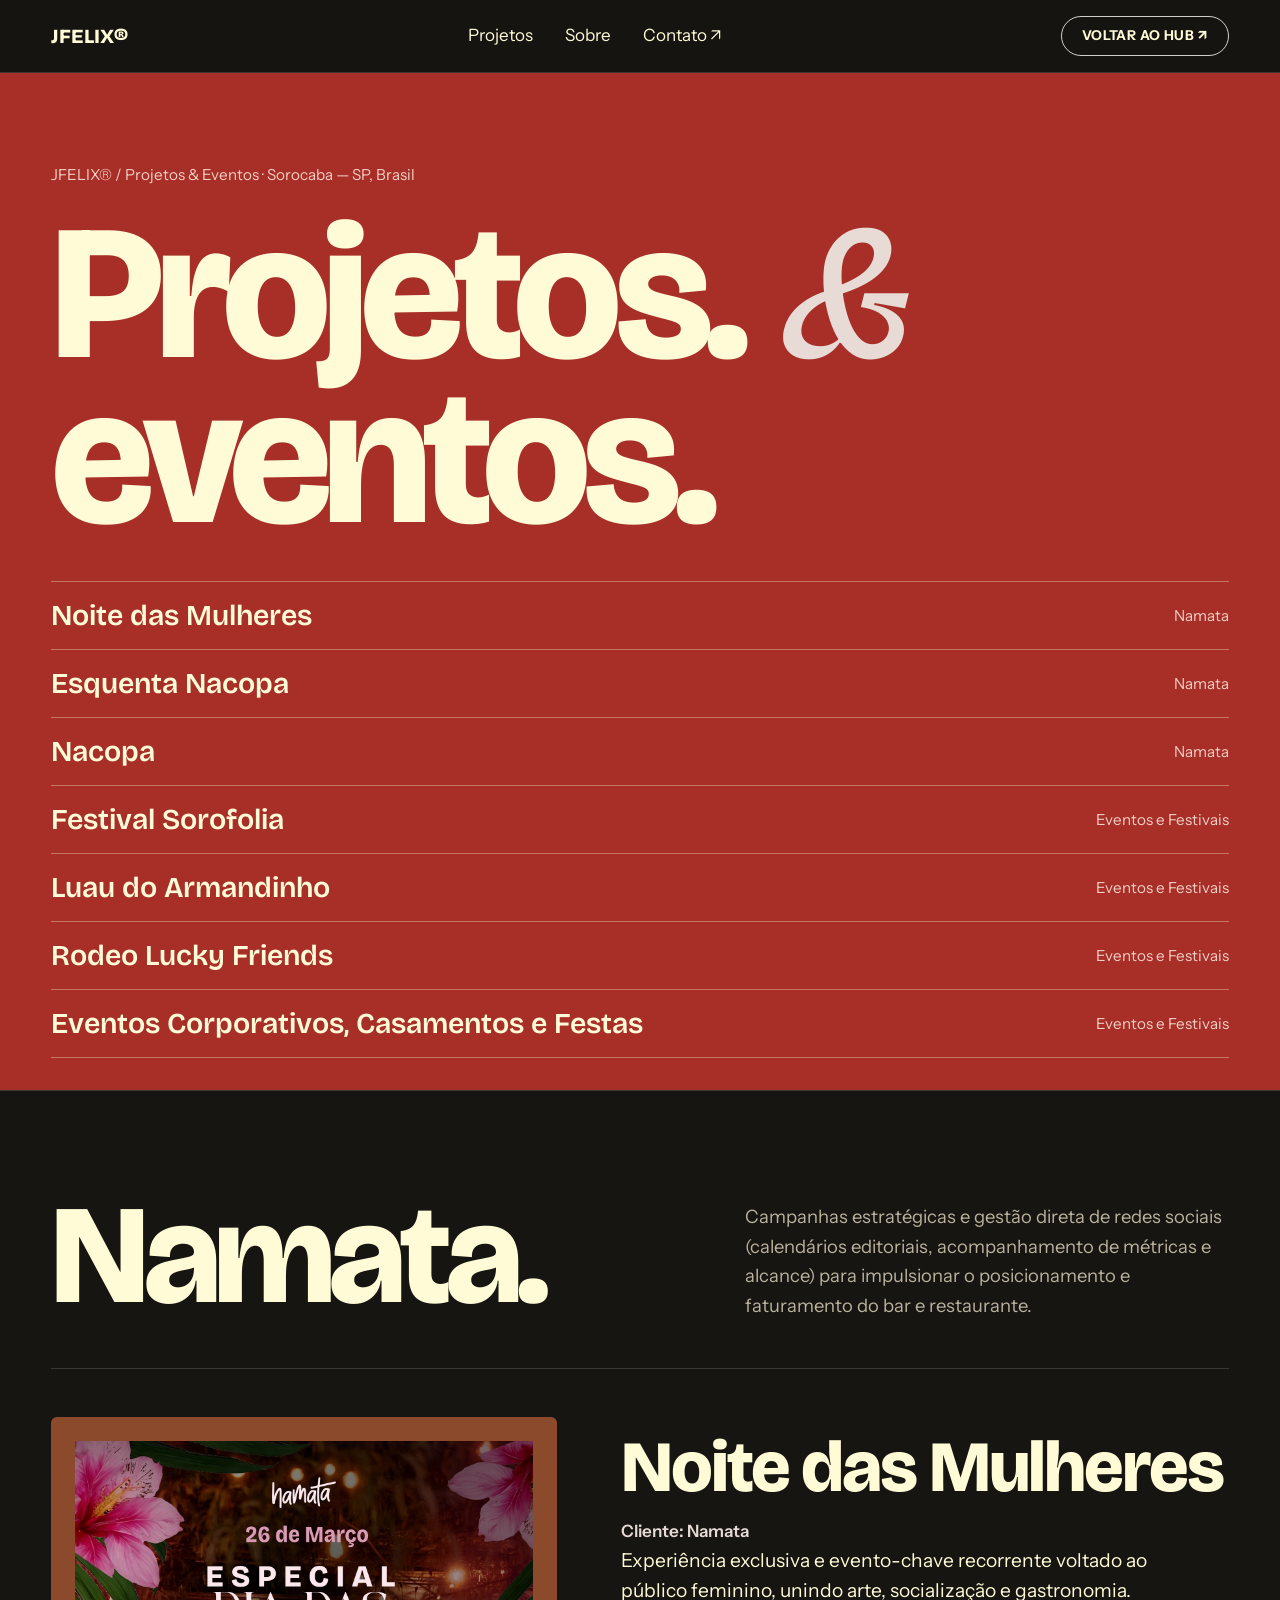
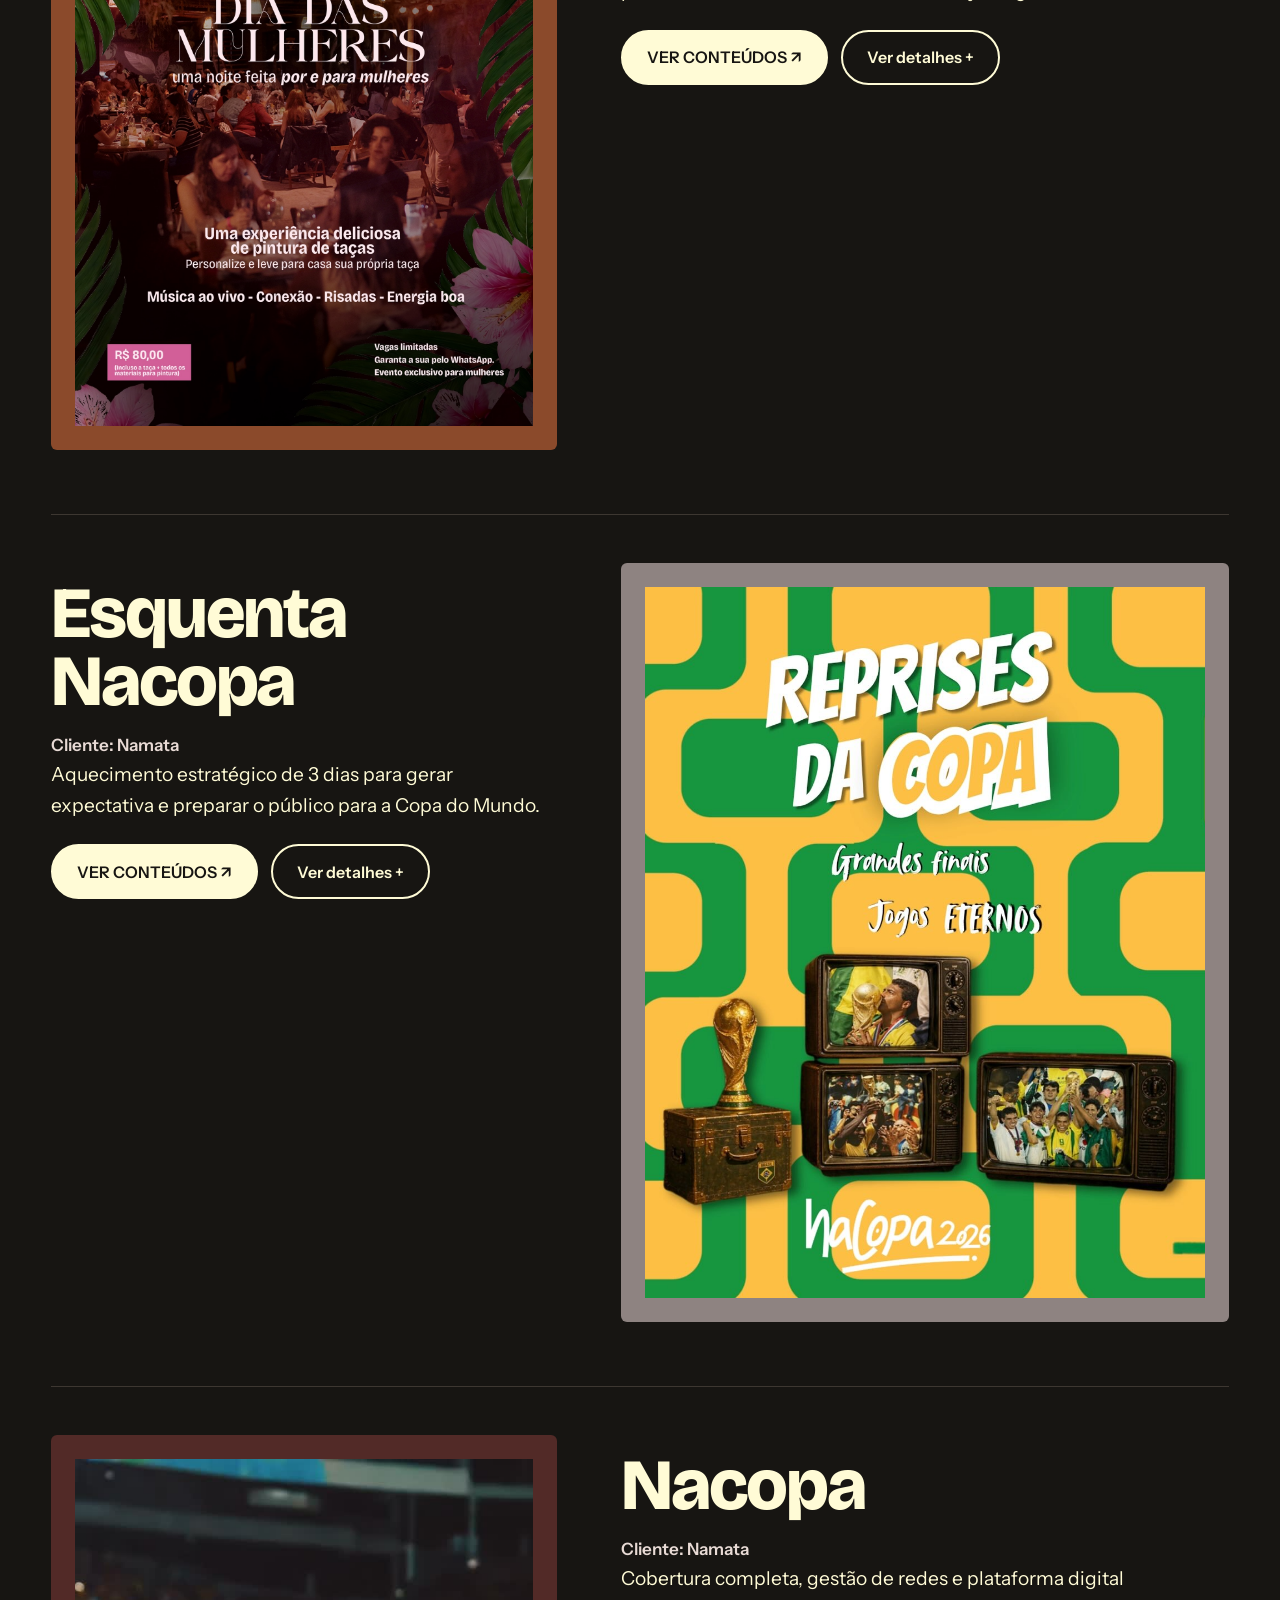
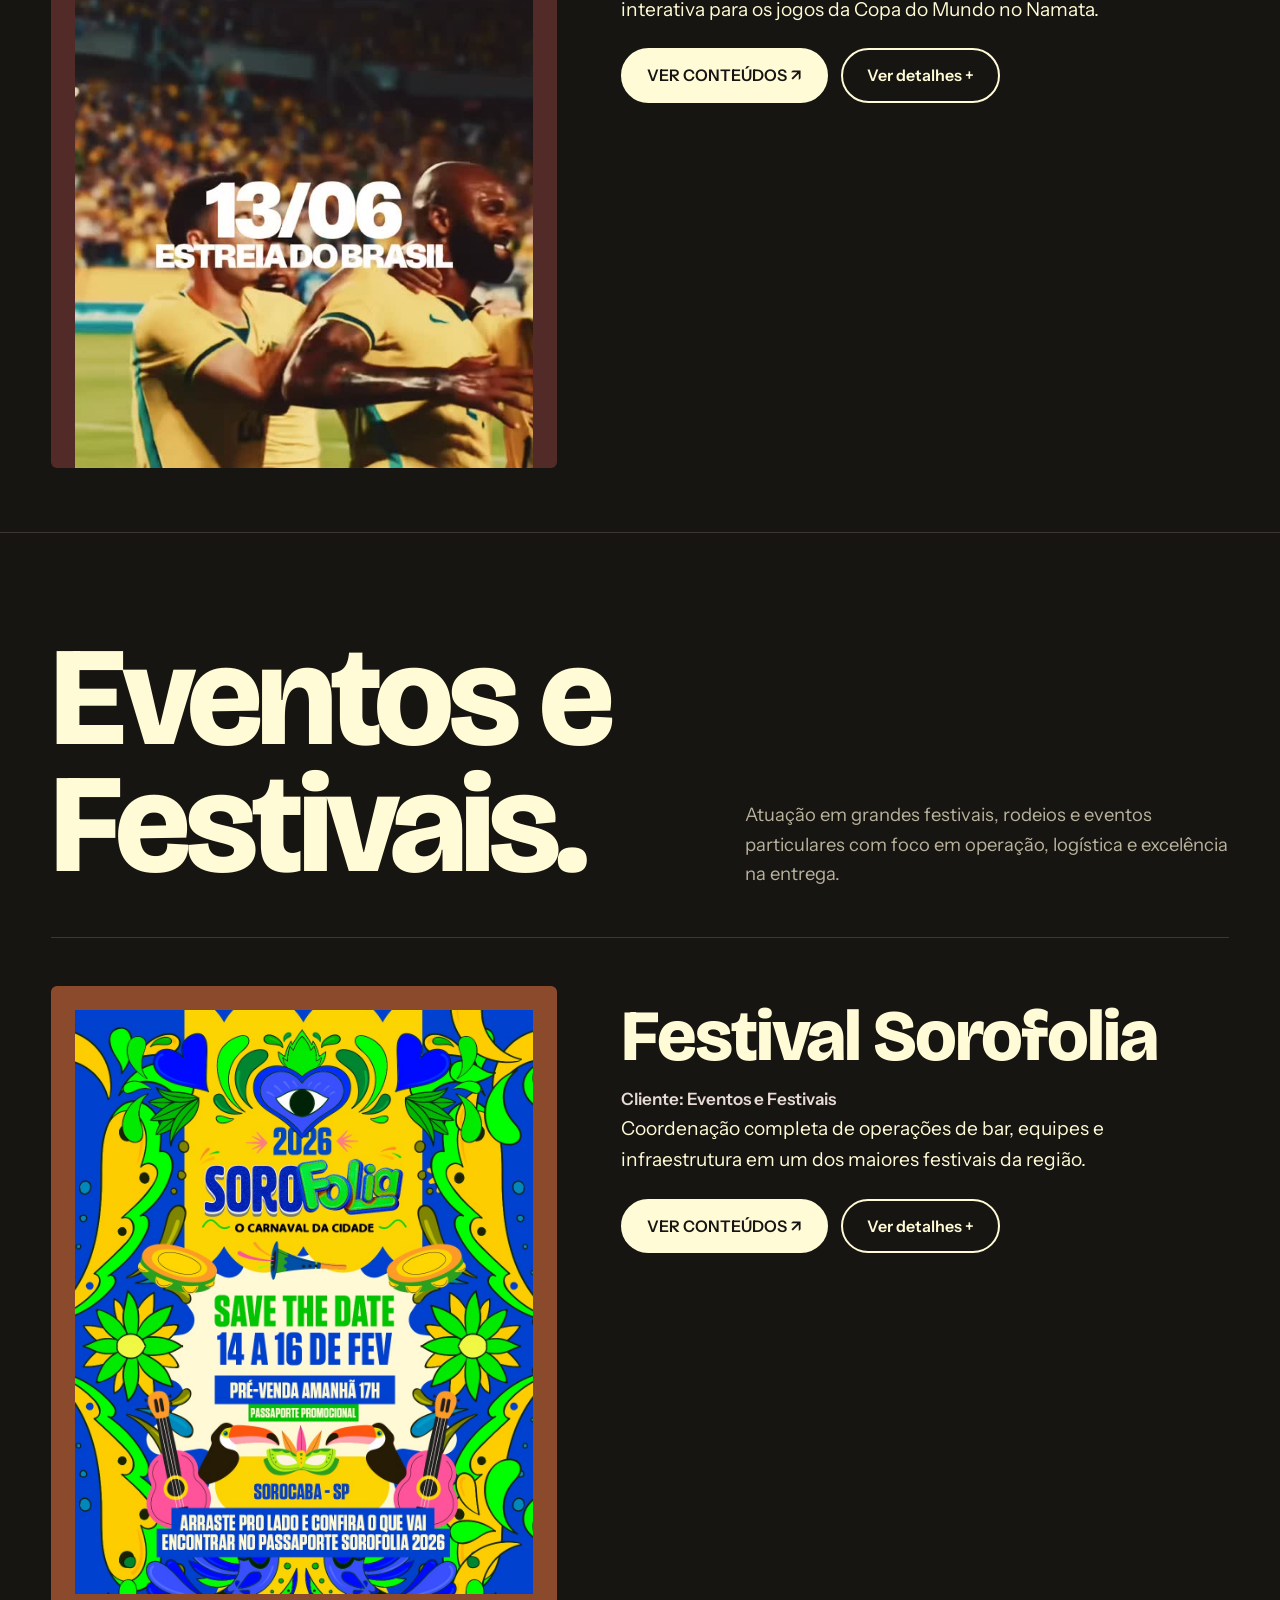
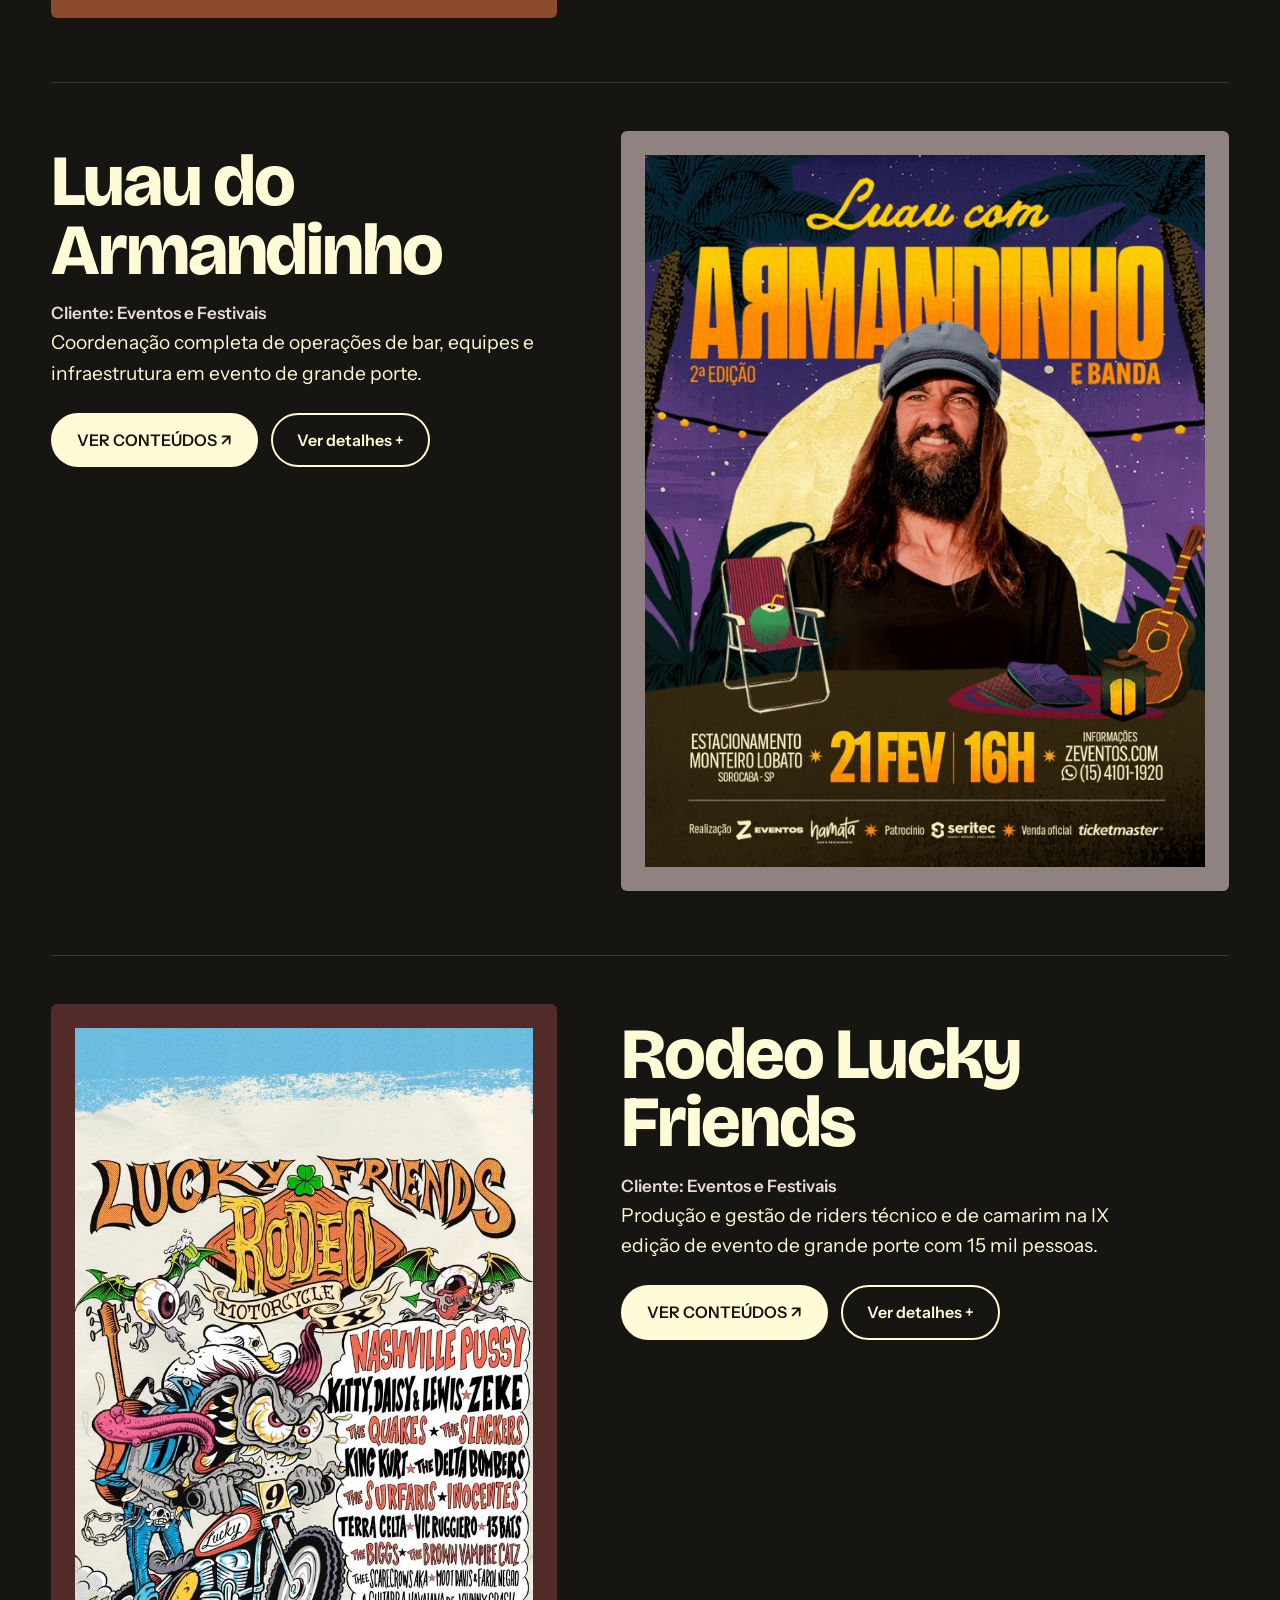
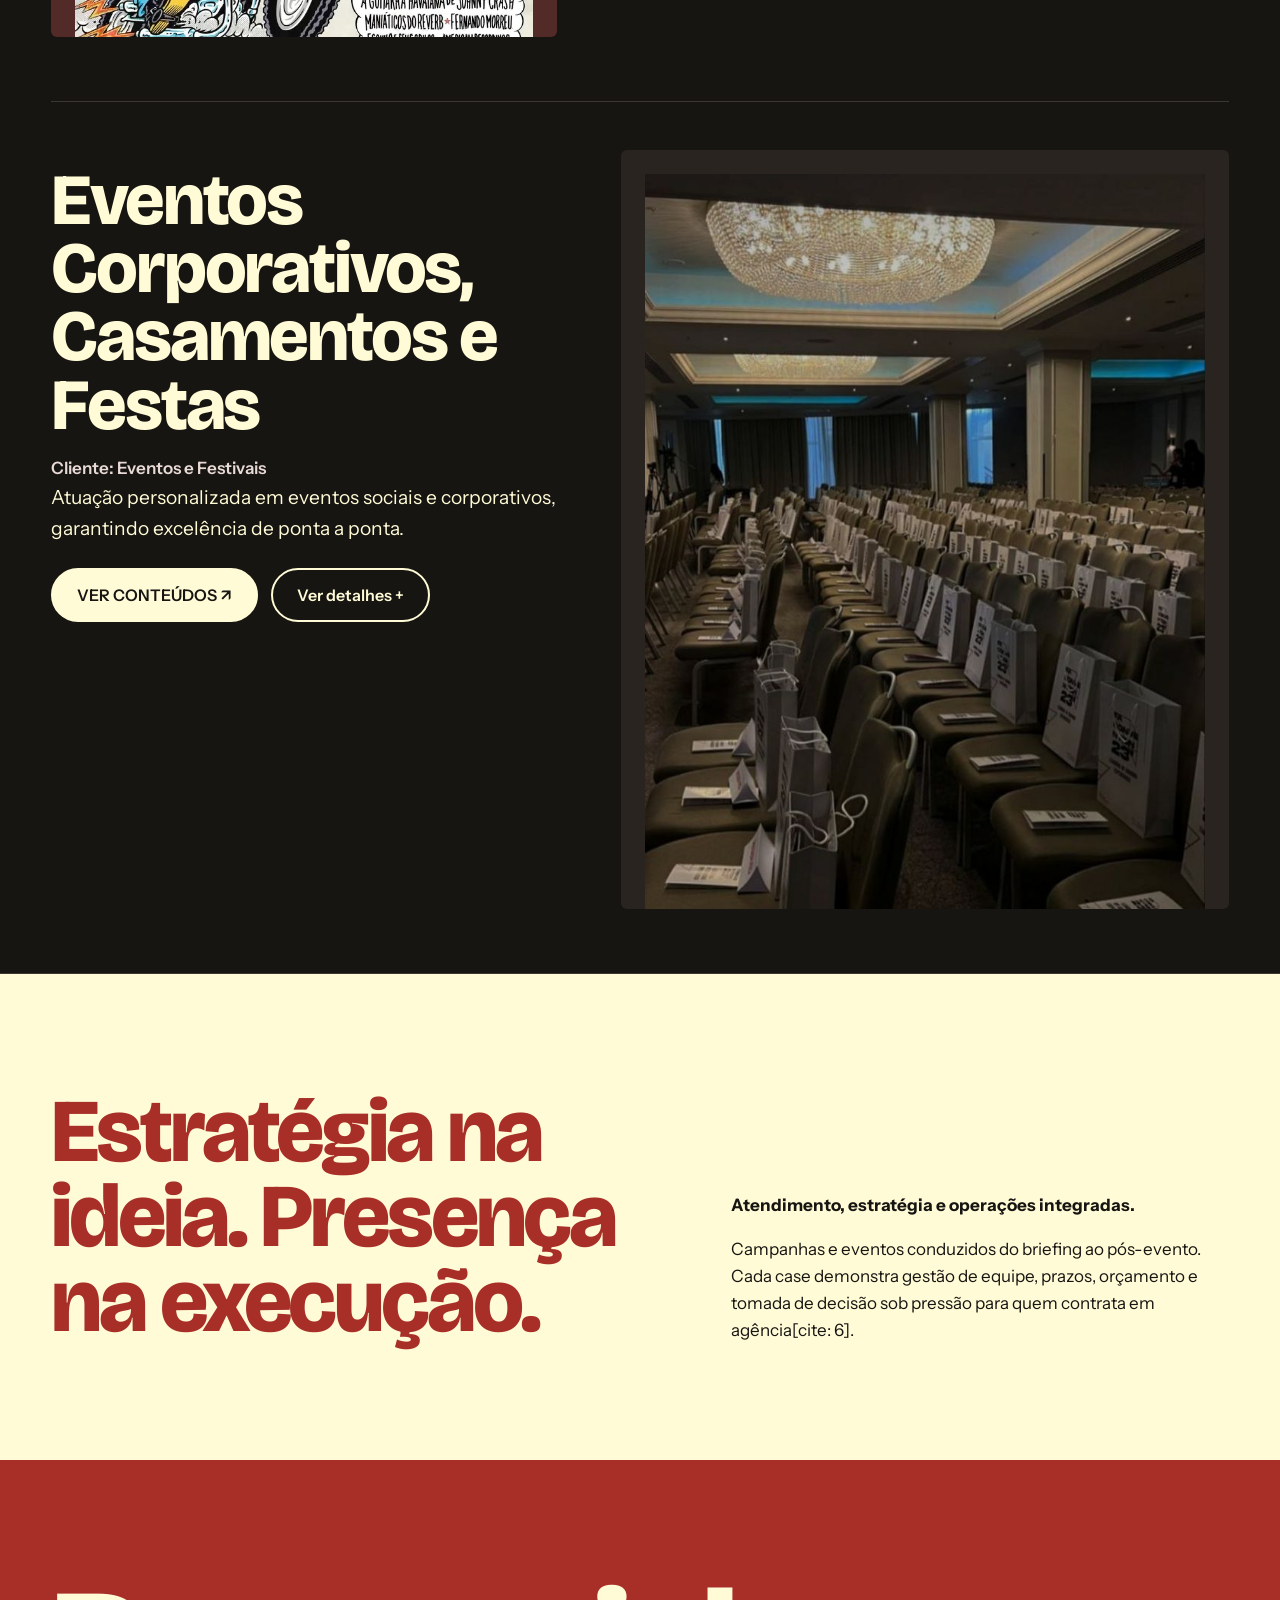
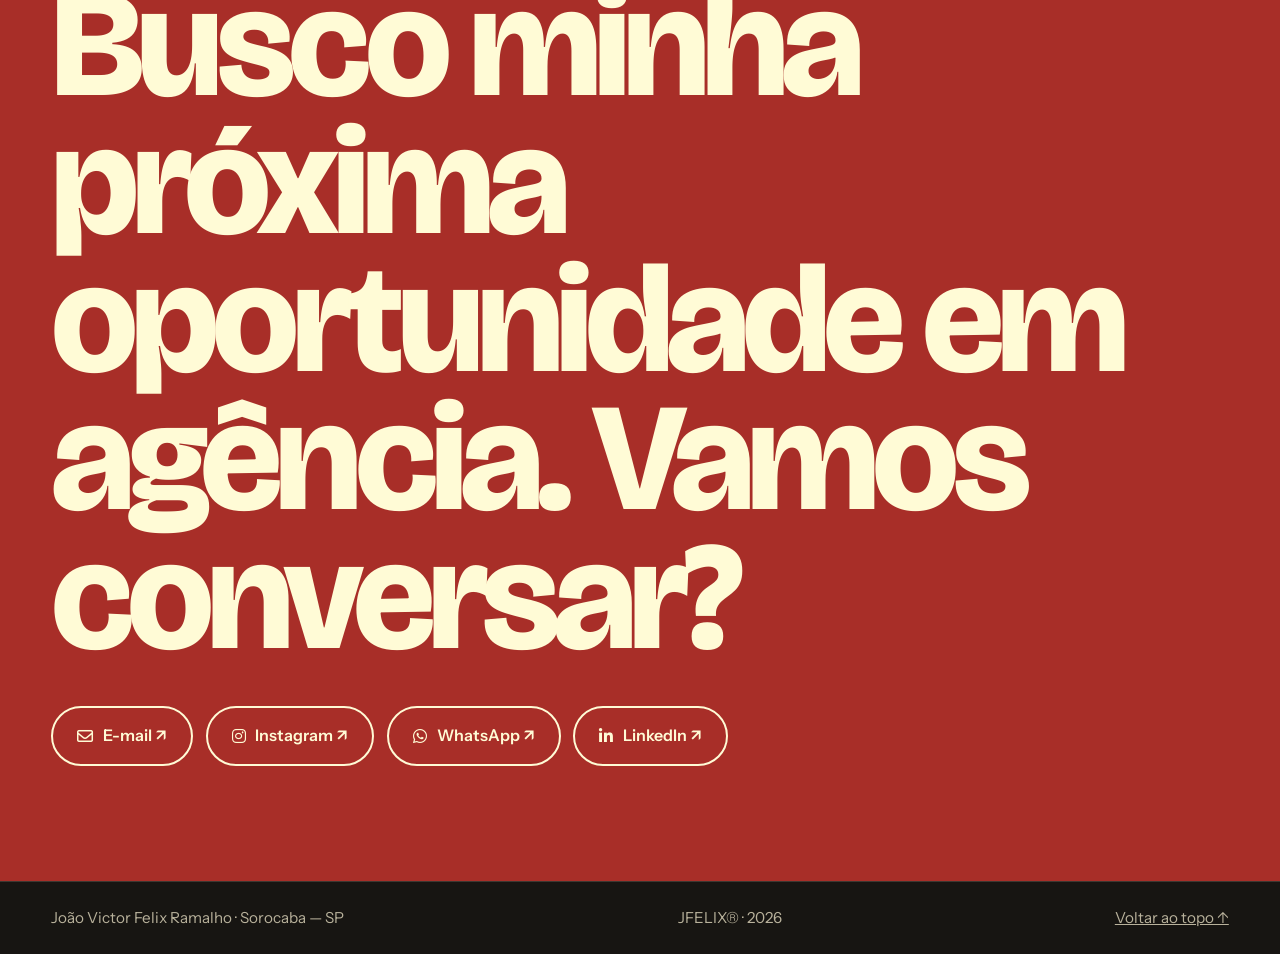
<file: index.html>
<!doctype html>
<html lang="pt-BR">
<head>
<meta charset="utf-8">
<meta name="viewport" content="width=device-width, initial-scale=1">
<title>Projetos & Eventos | João Felix</title>
<meta name="description" content="Projetos, campanhas e eventos desenvolvidos por João Felix. Estratégia, atendimento, comunicação e produção de conteúdo.">
<meta name="theme-color" content="#171512">
<link rel="preconnect" href="https://fonts.googleapis.com">
<link rel="preconnect" href="https://fonts.gstatic.com" crossorigin>
<link href="https://fonts.googleapis.com/css2?family=Bricolage+Grotesque:opsz,wght@12..96,400;12..96,600;12..96,800&family=Instrument+Sans:wght@400;500;600&display=swap" rel="stylesheet">
<!-- Ícones Font Awesome -->
<link rel="stylesheet" href="https://cdnjs.cloudflare.com/ajax/libs/font-awesome/6.4.0/css/all.min.css" integrity="sha512-iecdLmaskl7CVkqkXNQ/ZH/XLlvWZOJyj7Yy7tcenmpD1ypASozpmT/E0iPtmFIB46ZmdtAc9eNBvH0H/ZpiBw==" crossorigin="anonymous" referrerpolicy="no-referrer" />
<link rel="stylesheet" href="styles.css">
</head>
<body id="topo">
<a class="skip" href="#projetos">Ir para os projetos</a>

<div class="top">
  <header class="bar">
    <a class="logo" href="#topo">JFELIX®</a>
    <nav aria-label="Principal">
      <a href="#projetos">Projetos</a>
      <a href="#sobre">Sobre</a>
      <a href="#contato">Contato ↗</a>
    </nav>
    <a class="btn-hub" href="https://jfeelix-hub.vercel.app/">VOLTAR AO HUB ↗</a>
  </header>
</div>

<main>
  <section class="hero" aria-labelledby="h-hero">
    <p class="meta">JFELIX® / Projetos & Eventos · Sorocaba — SP, Brasil</p>
    <h1 id="h-hero"><span>Projetos</span><span class="dot">.</span> <span class="amp">&amp;</span> <span>eventos</span><span class="dot">.</span></h1>
    <ul class="cases-index" id="indice" aria-label="Campanhas disponíveis"></ul>
  </section>

  <section id="projetos" class="projetos" aria-labelledby="h-proj">
    <h2 id="h-proj" class="sr">Projetos em destaque</h2>
    <div id="clientes"></div>
  </section>

  <section id="sobre" class="sobre" aria-labelledby="h-sobre">
    <h2 id="h-sobre">Estratégia na ideia. Presença na execução.</h2>
    <div>
      <p><strong>Atendimento, estratégia e operações integradas.</strong></p>
      <p>Campanhas e eventos conduzidos do briefing ao pós-evento. Cada case demonstra gestão de equipe, prazos, orçamento e tomada de decisão sob pressão para quem contrata em agência[cite: 6].</p>
    </div>
  </section>

  <section id="contato" class="contato" aria-labelledby="h-contato">
    <h2 id="h-contato">Busco minha próxima oportunidade em agência. Vamos conversar?</h2>
    <p class="links" id="links-contato"></p>
  </section>
</main>

<footer>
  <span>João Victor Felix Ramalho · Sorocaba — SP</span>
  <span>JFELIX® · 2026</span>
  <a href="#topo">Voltar ao topo ↑</a>
</footer>

<dialog id="modal" aria-labelledby="m-titulo">
  <div class="m-box">
    <button class="m-x" type="button" aria-label="Fechar">×</button>
    <p class="m-cli" id="m-cli"></p>
    <h2 id="m-titulo"></h2>
    <p id="m-texto"></p>
    <div id="m-links"></div>
  </div>
</dialog>

<script src="projects.js"></script>
<script src="main.js"></script>

<!-- ==================================================
     SISTEMA DE ANIMAÇÃO DE NÚMEROS (CONTADOR COM EASE-OUT)
================================================== -->
<script>
(function () {
  "use strict";

  function animateValue(obj, start, end, duration, decimals, prefix, suffix) {
    if (obj.dataset.animated === "true") return;
    obj.dataset.animated = "true";

    var startTimestamp = null;
    var step = function (timestamp) {
      if (!startTimestamp) startTimestamp = timestamp;
      var progress = Math.min((timestamp - startTimestamp) / duration, 1);
      
      var easeOutProgress = 1 - Math.pow(1 - progress, 3);
      var currentValue = start + easeOutProgress * (end - start);
      
      var formattedValue = decimals > 0 
        ? currentValue.toFixed(decimals) 
        : Math.floor(currentValue);

      obj.innerHTML = prefix + formattedValue + suffix;
      
      if (progress < 1) {
        window.requestAnimationFrame(step);
      }
    };
    window.requestAnimationFrame(step);
  }

  window.triggerCounter = function(scope) {
    var container = scope || document;
    var elements = container.querySelectorAll(".stat-number");
    elements.forEach(function (el) {
      var target = parseFloat(el.getAttribute("data-target"));
      if (!isNaN(target)) {
        var prefix = el.getAttribute("data-prefix") || "";
        var suffix = el.getAttribute("data-suffix") || "";
        var decimals = parseInt(el.getAttribute("data-decimals"), 10) || 0;

        animateValue(el, 0, target, 1500, decimals, prefix, suffix);
      }
    });
  };

  var numObserver = new IntersectionObserver(function (entries, observer) {
    entries.forEach(function (entry) {
      if (entry.isIntersecting) {
        triggerCounter(entry.target);
        observer.unobserve(entry.target);
      }
    });
  }, { threshold: 0.2 });

  function observeNumbers() {
    var elements = document.querySelectorAll(".res");
    elements.forEach(function (el) {
      if (el.dataset.observed !== "true") {
        el.dataset.observed = "true";
        numObserver.observe(el);
      }
    });
  }

  document.addEventListener("DOMContentLoaded", observeNumbers);
  window.addEventListener("load", observeNumbers);

  var mutationObserver = new MutationObserver(function () {
    observeNumbers();
  });

  mutationObserver.observe(document.body, {
    childList: true,
    subtree: true
  });
})();
</script>

</body>
</html>
</file>
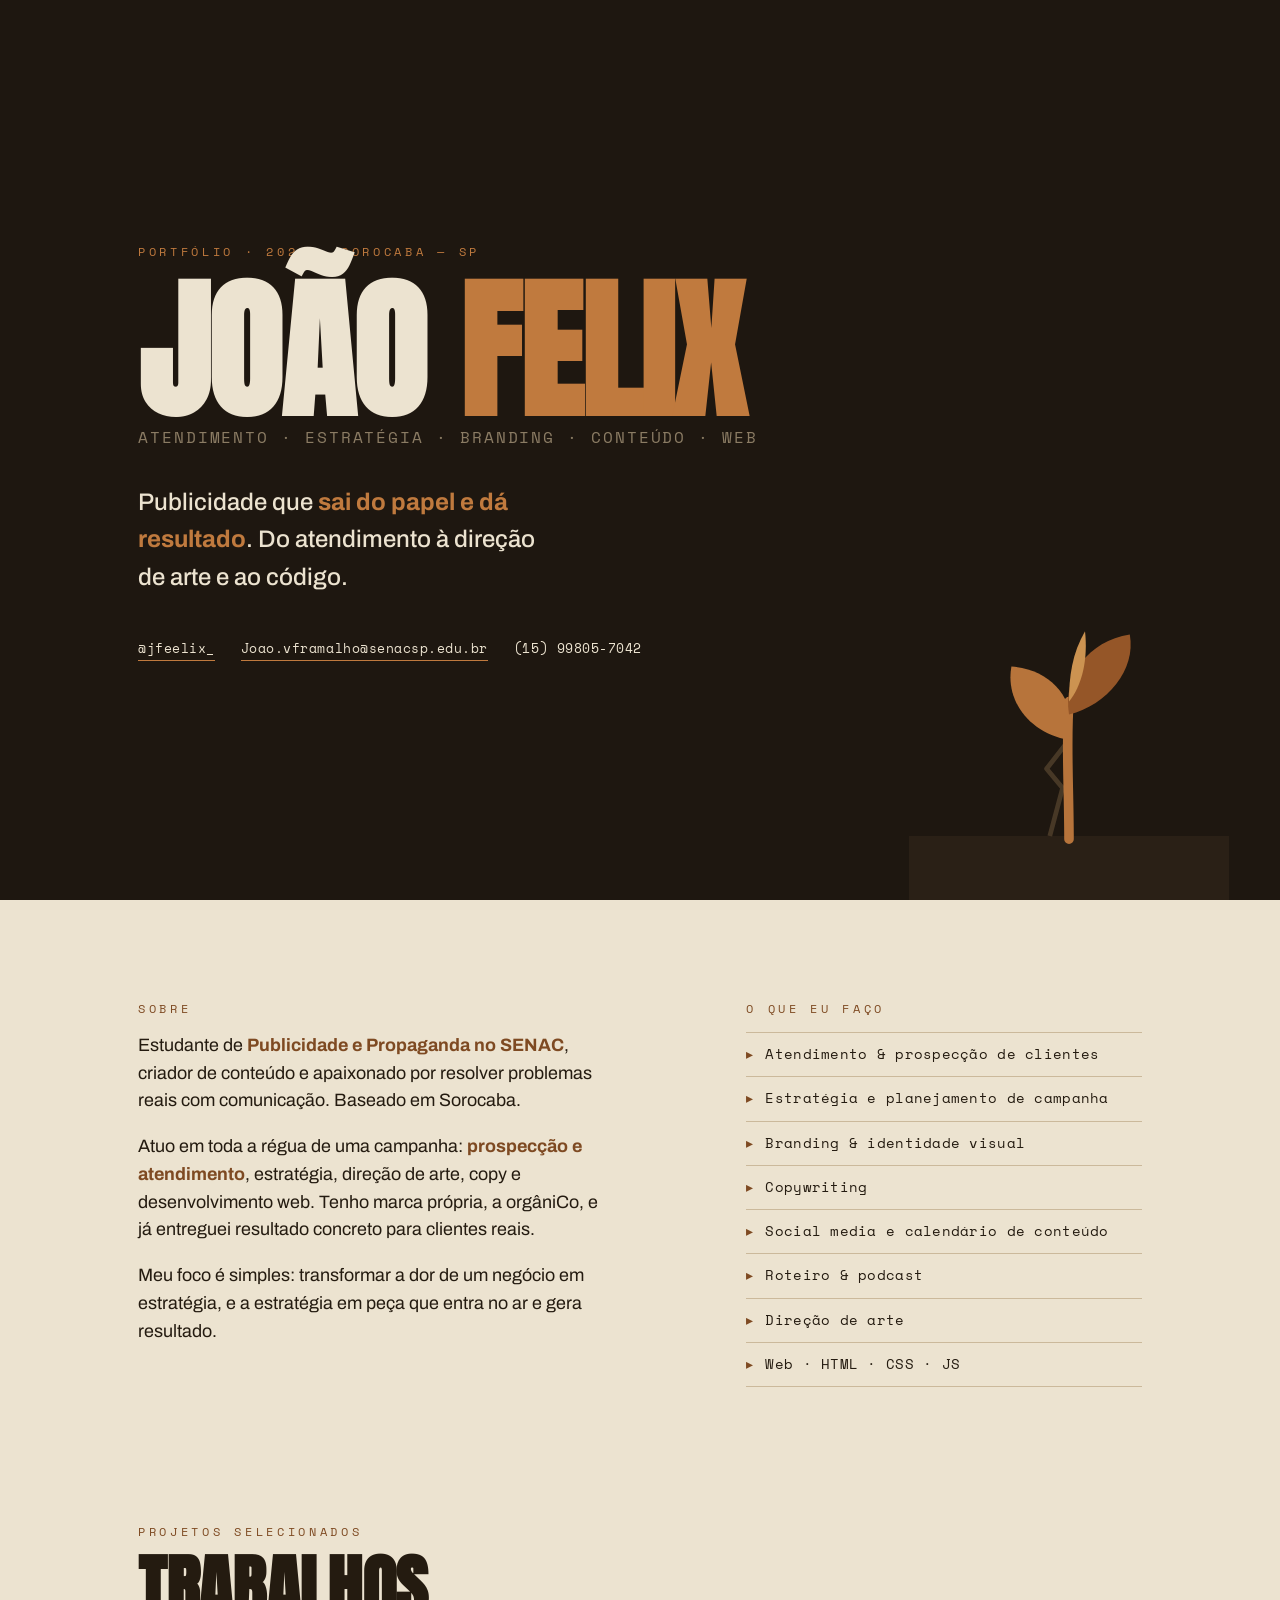
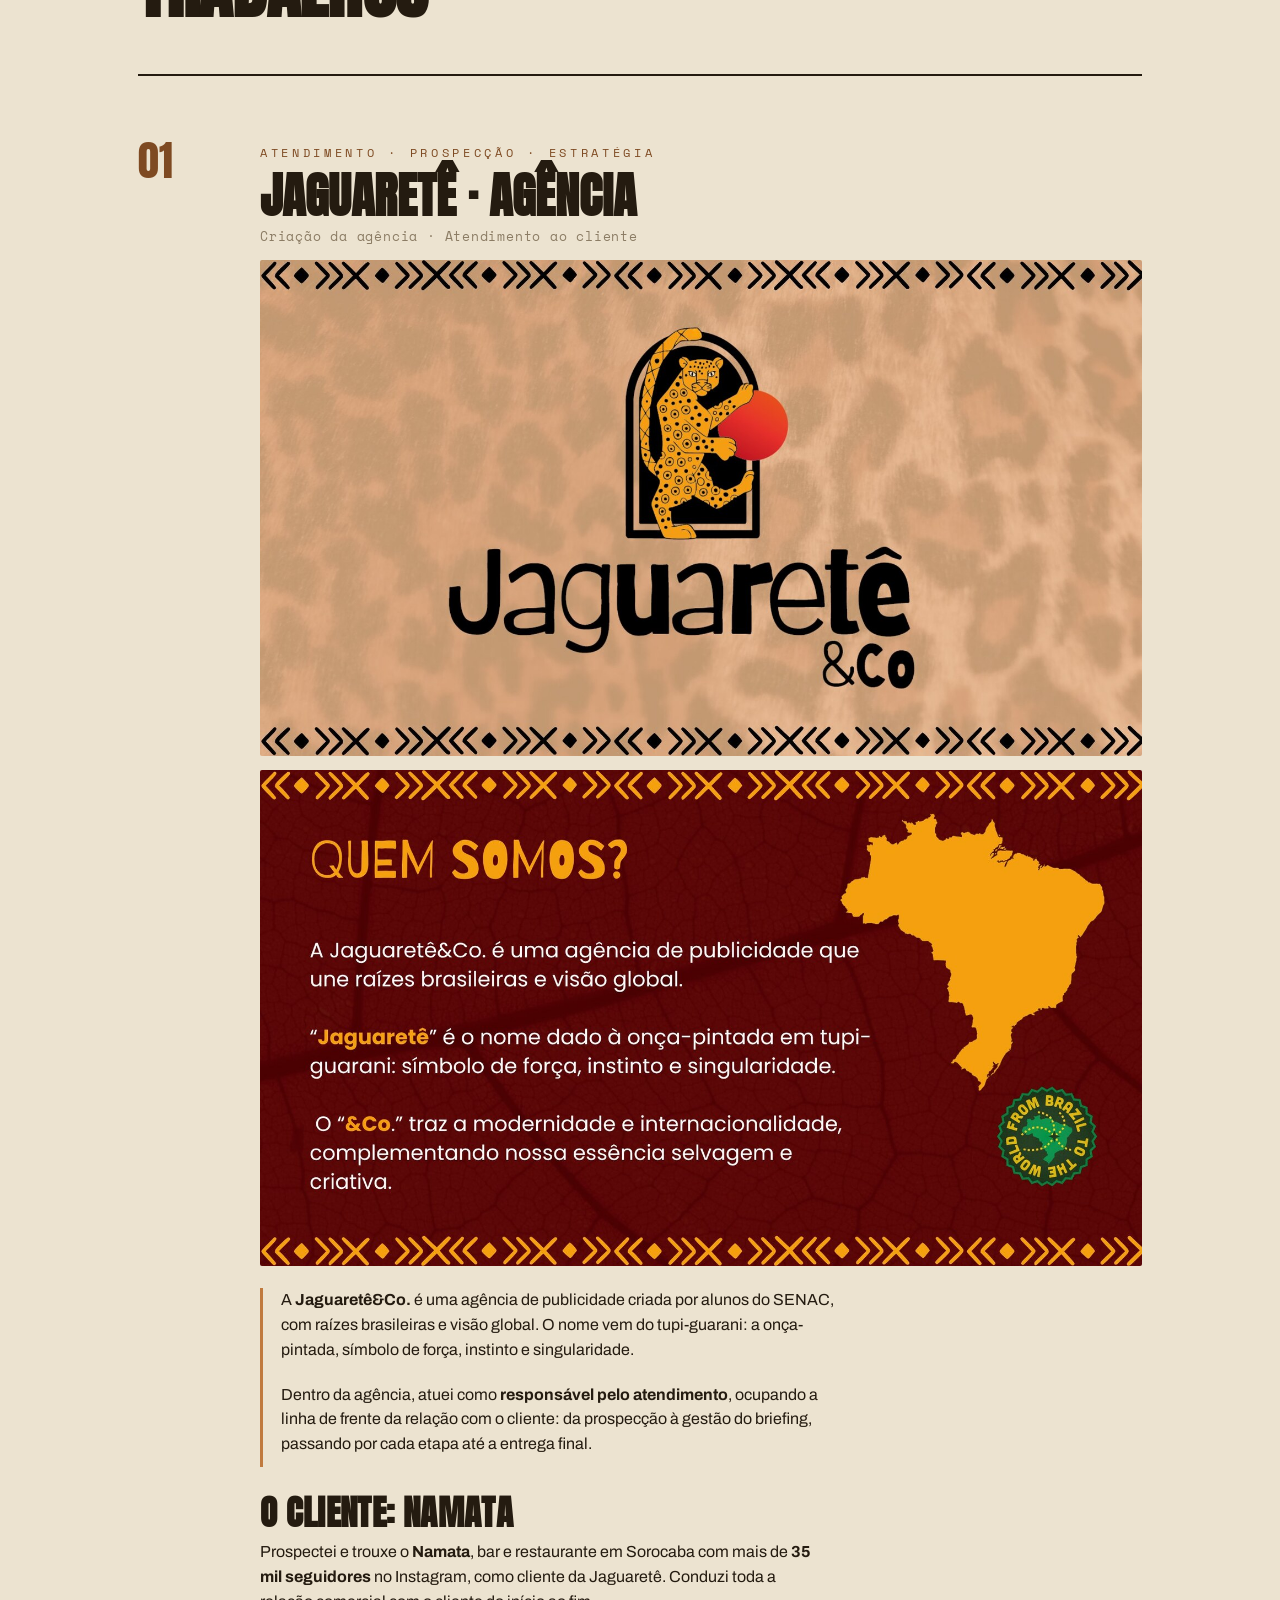
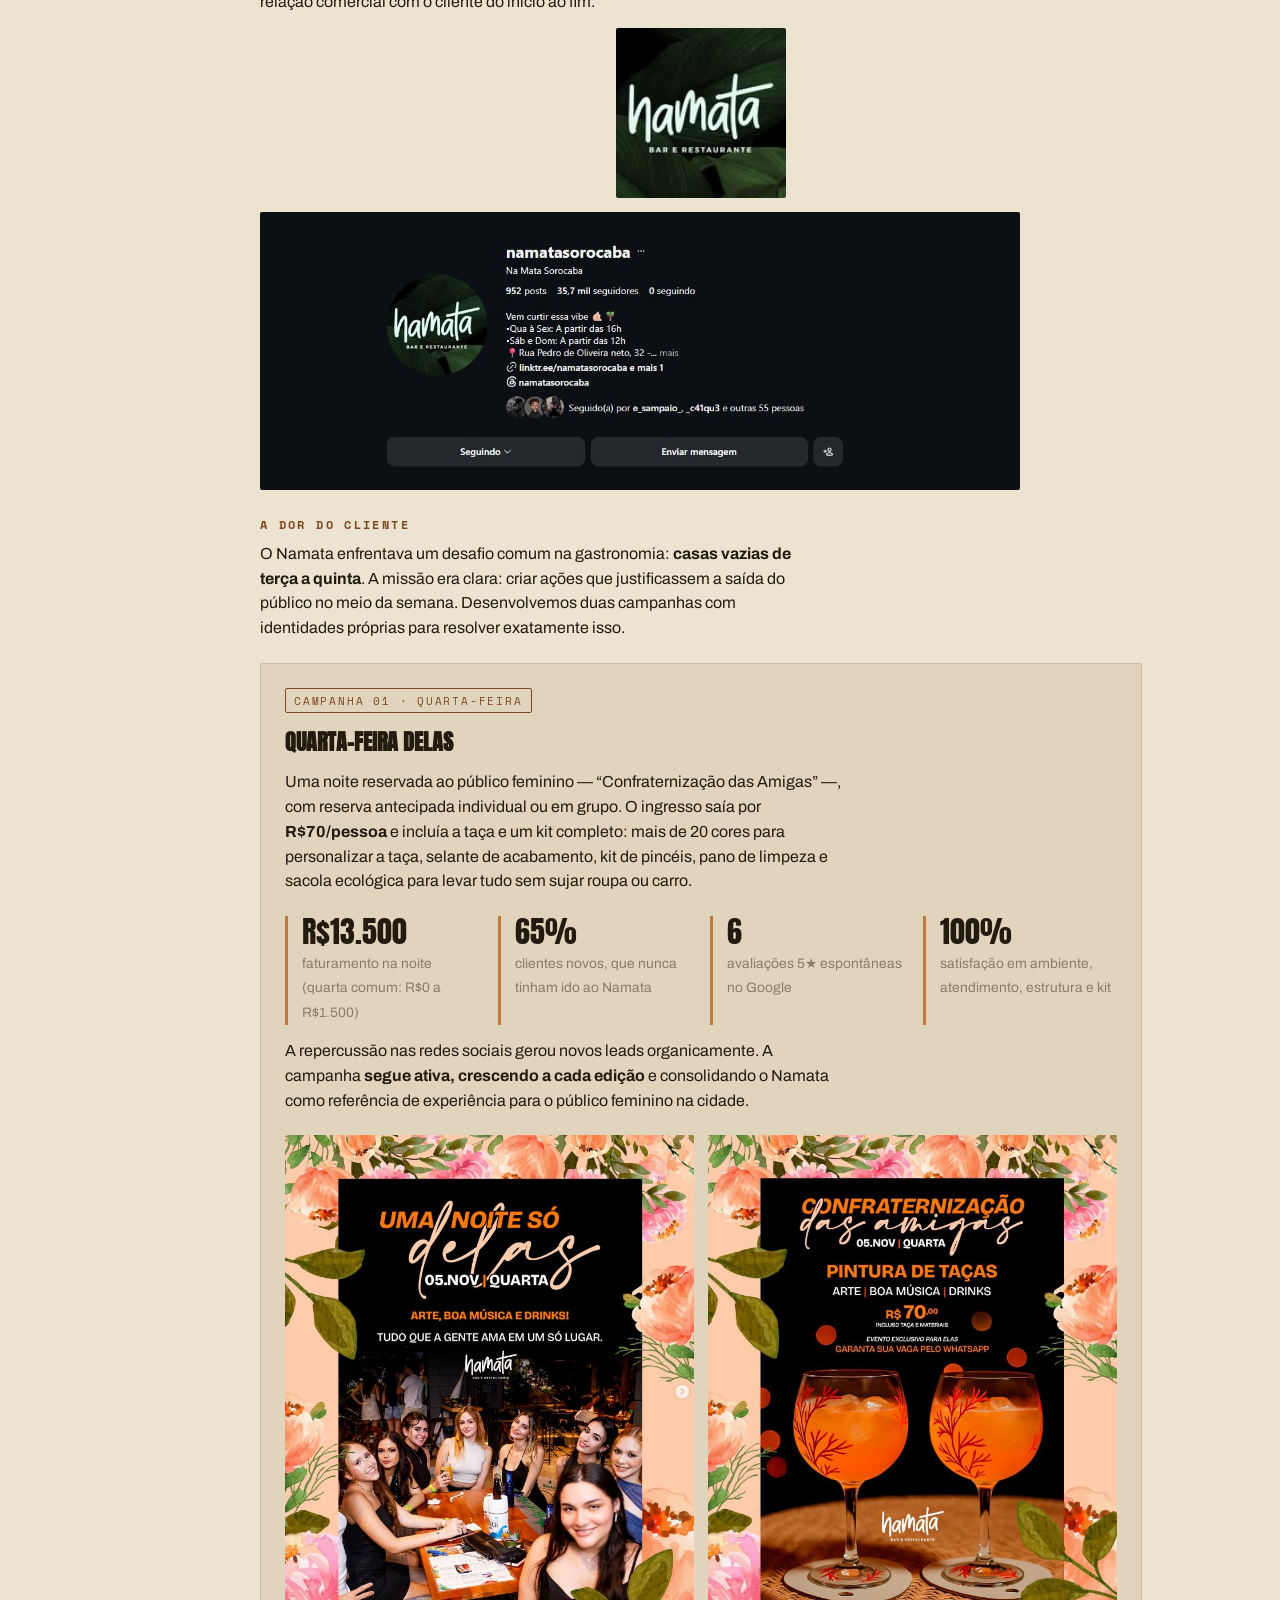
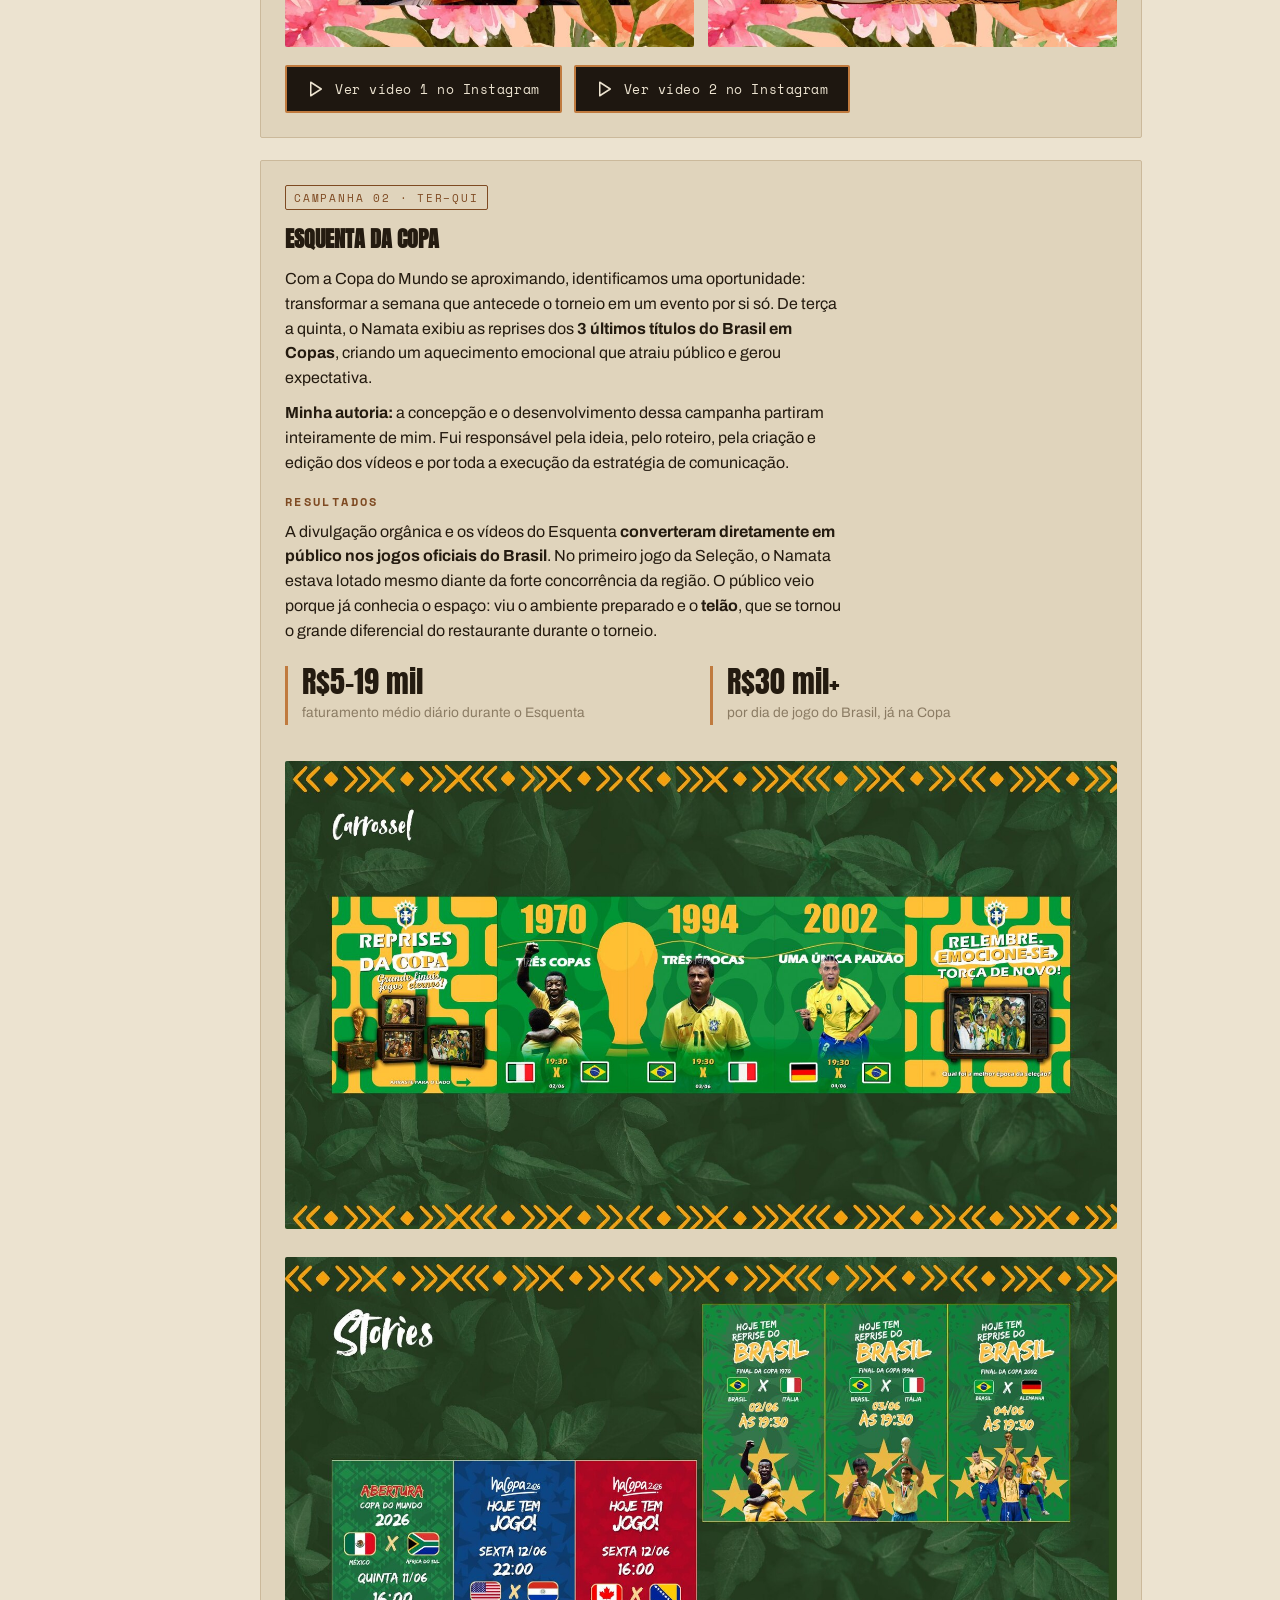
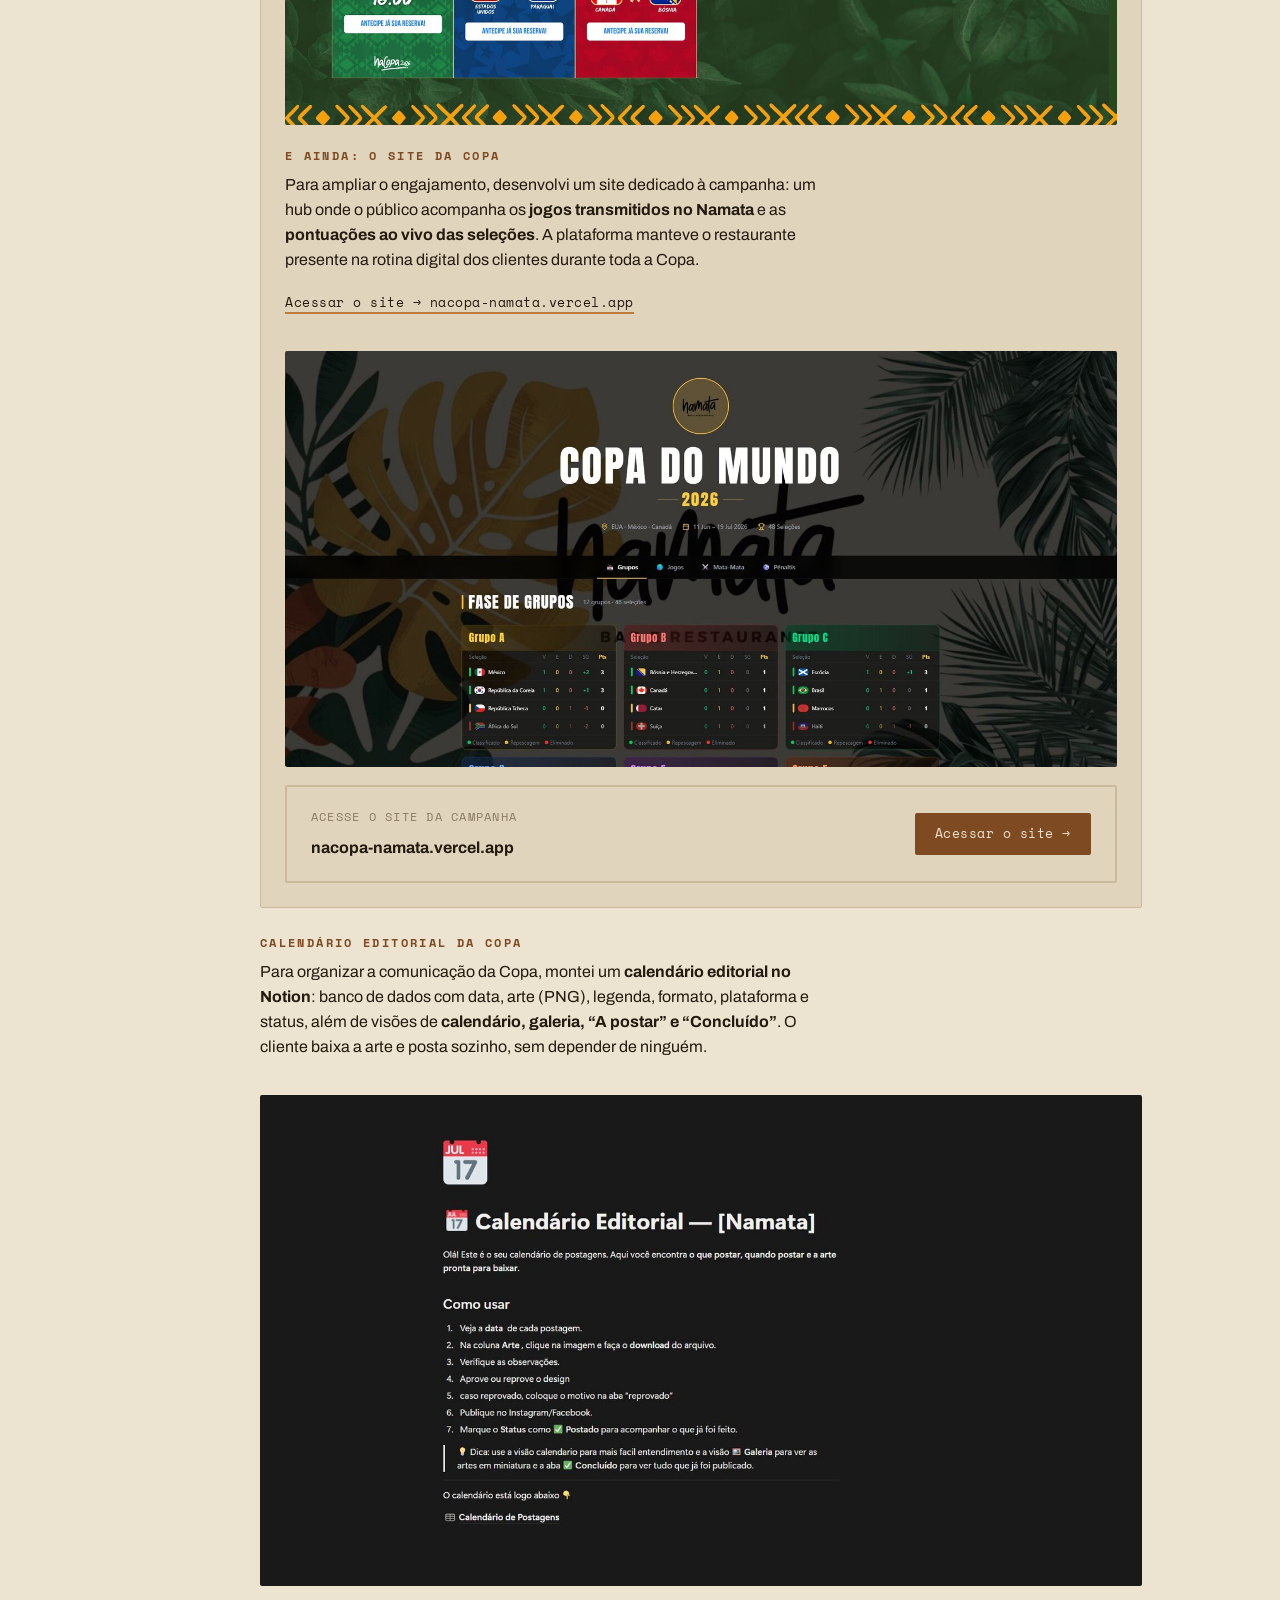
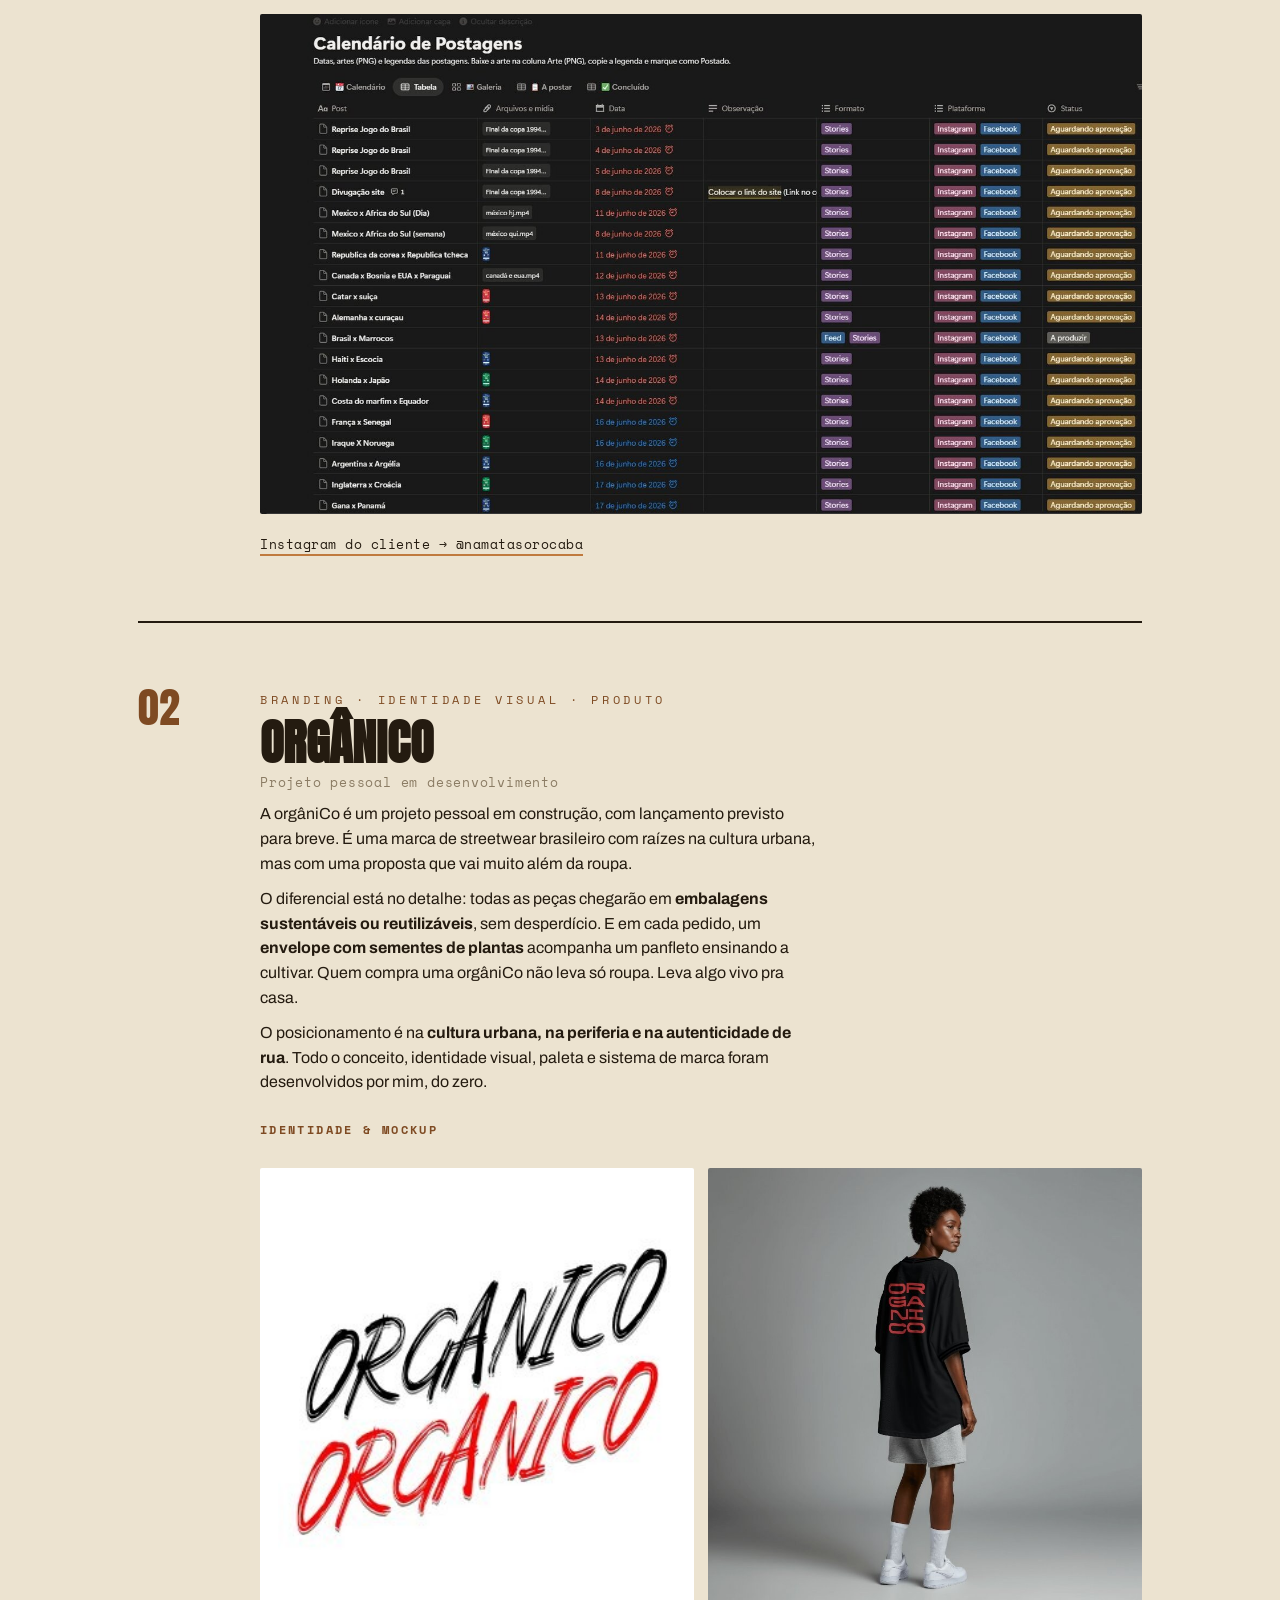
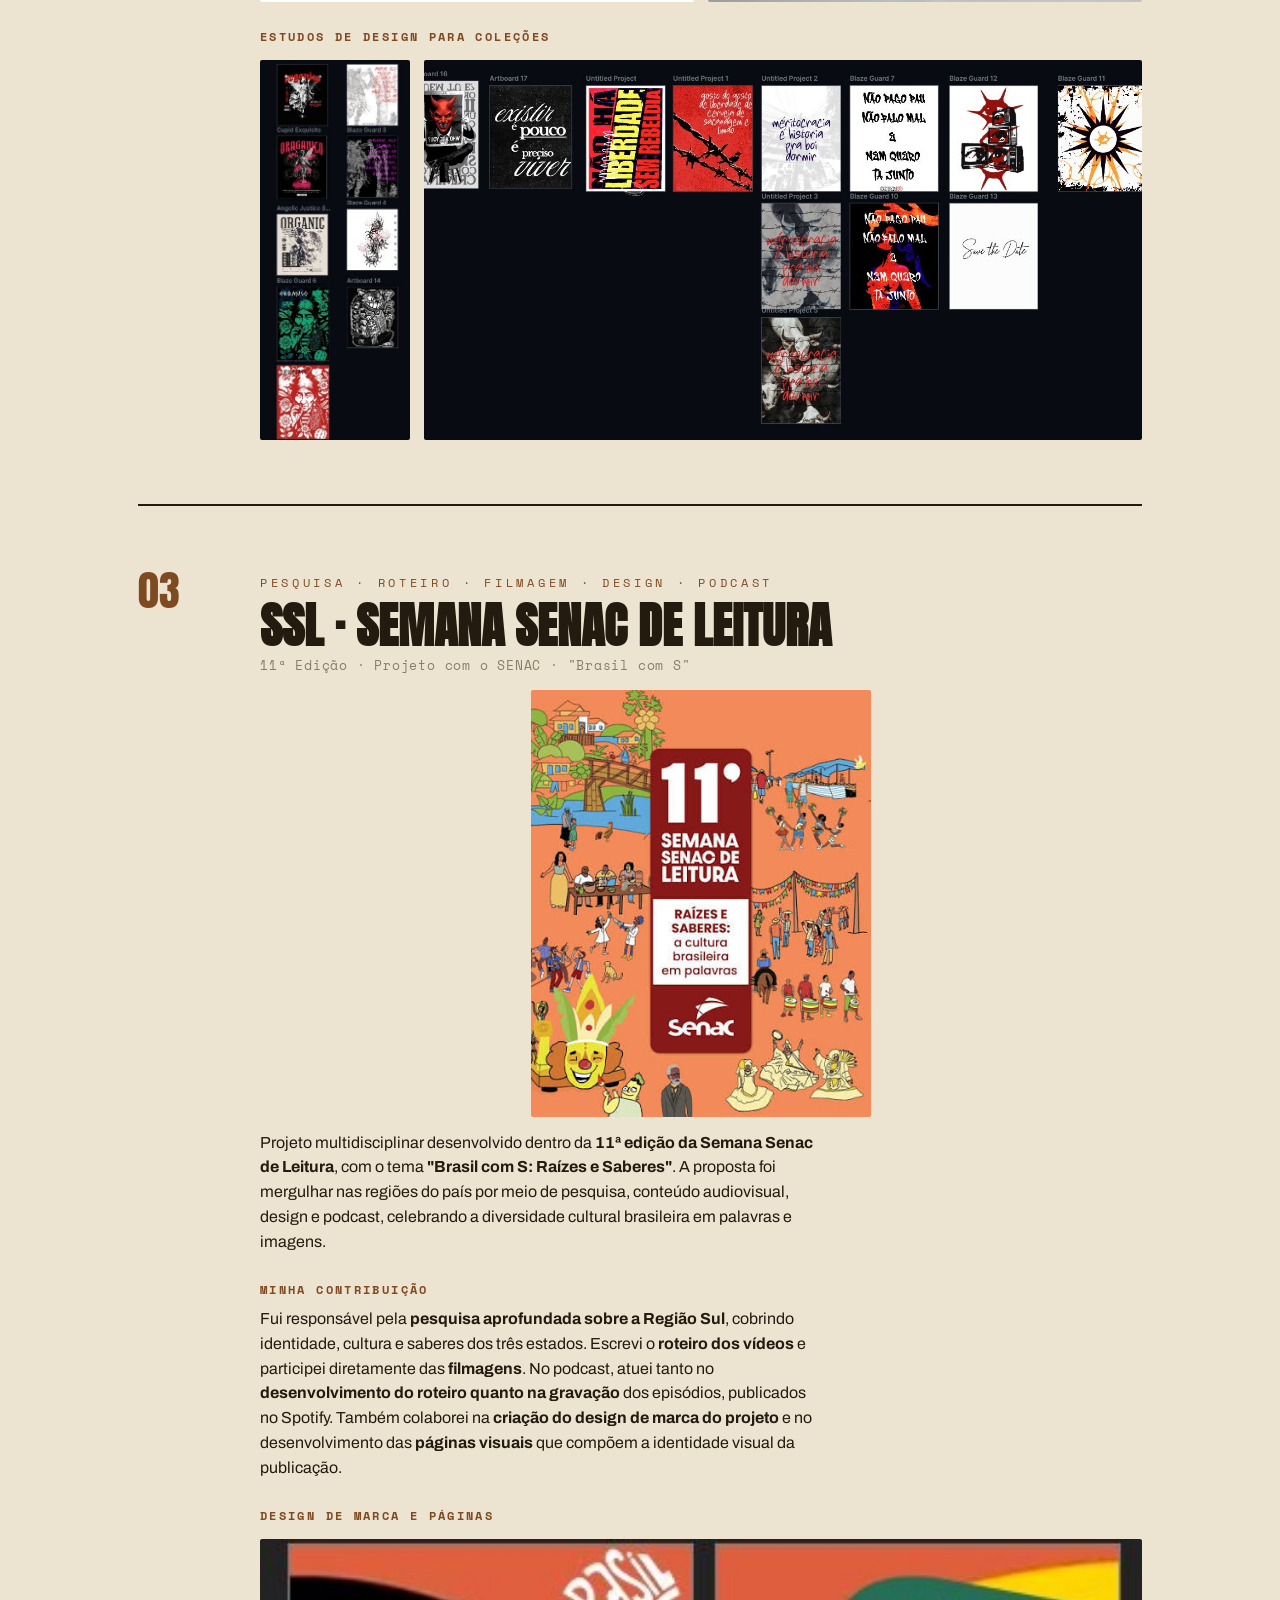
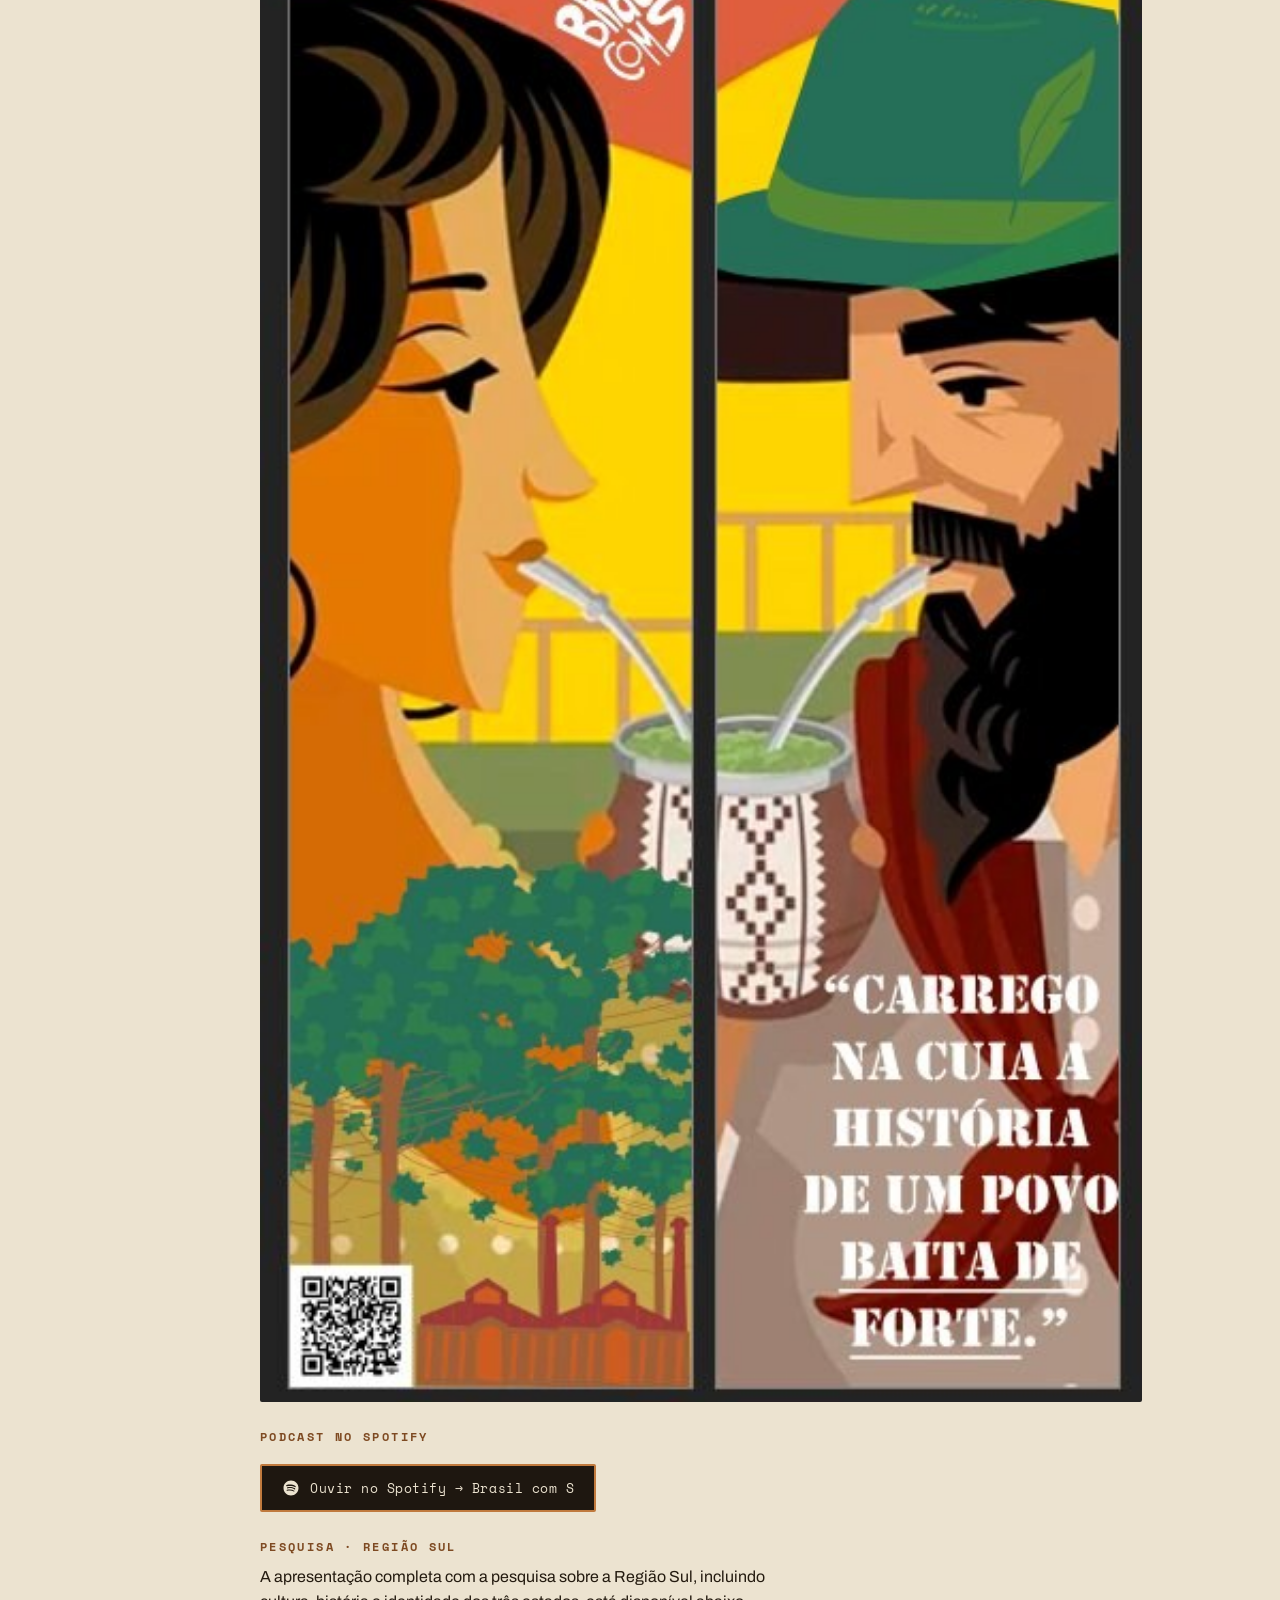
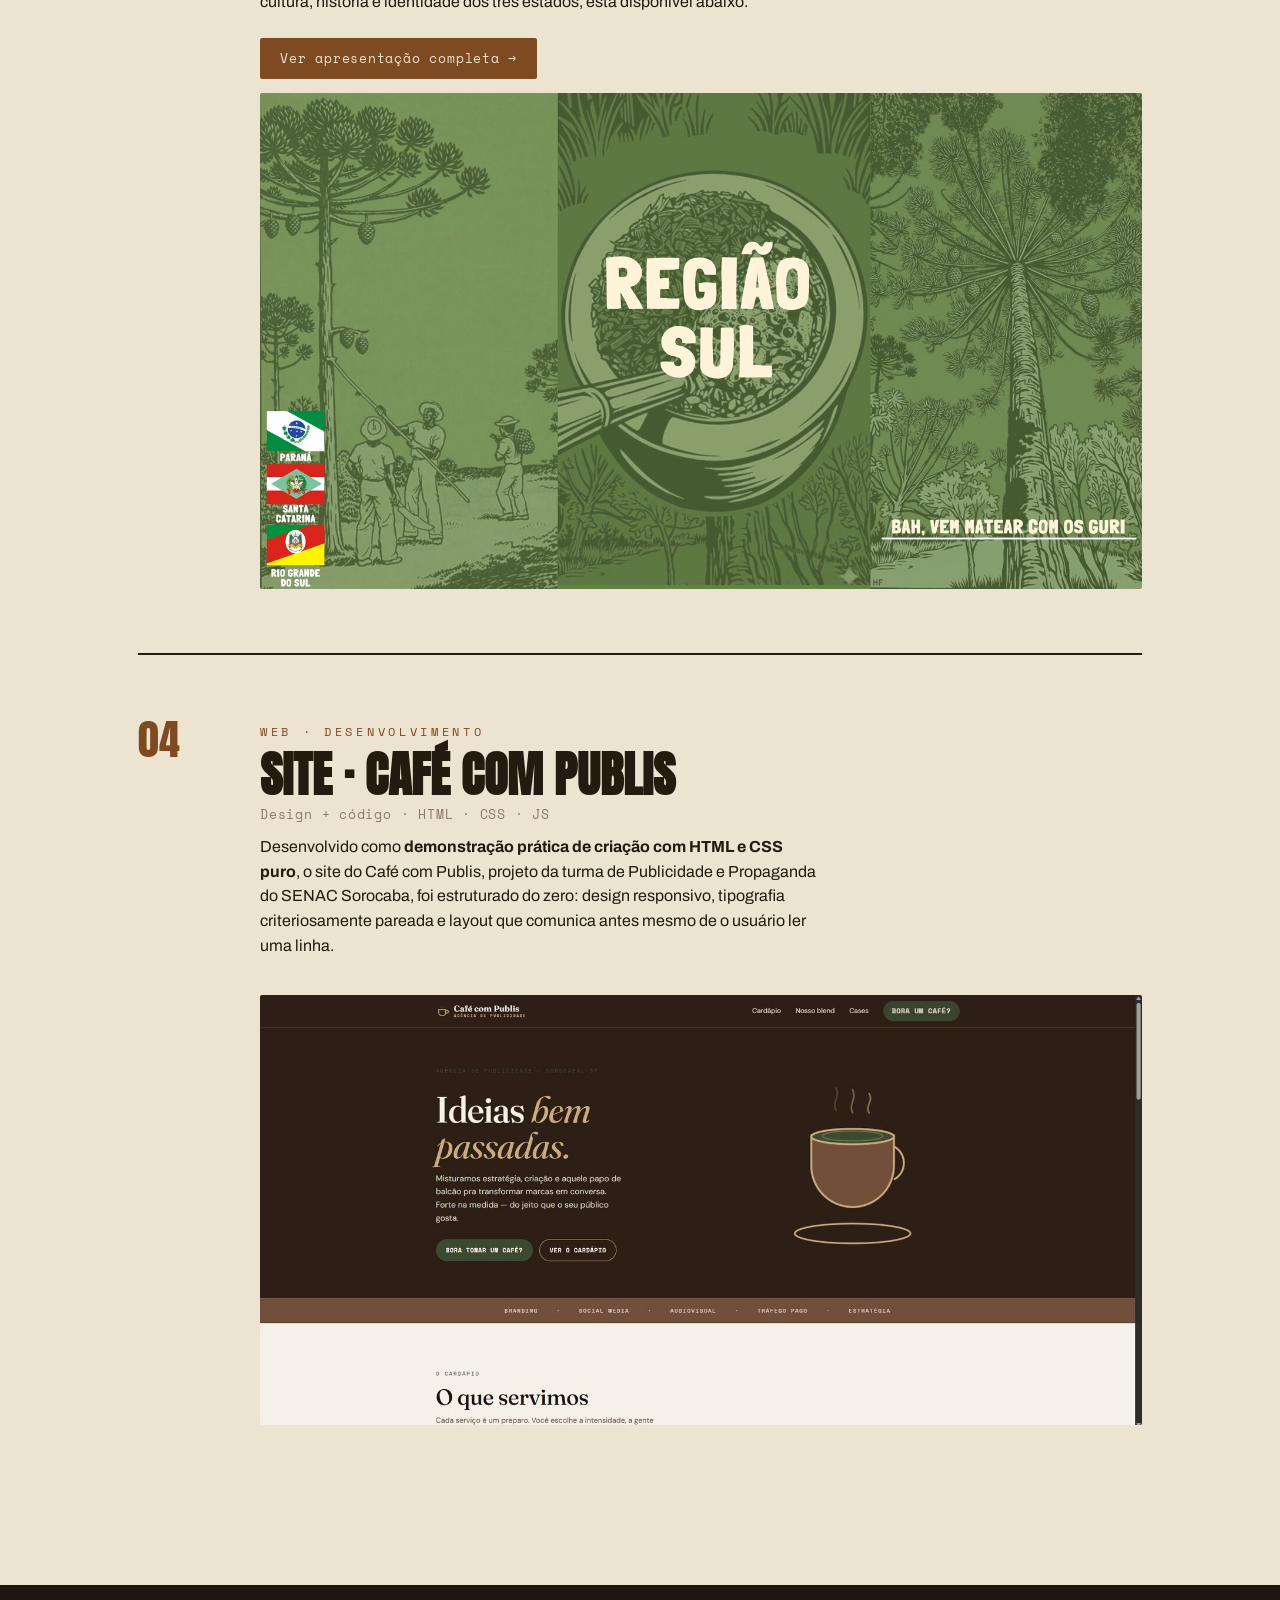
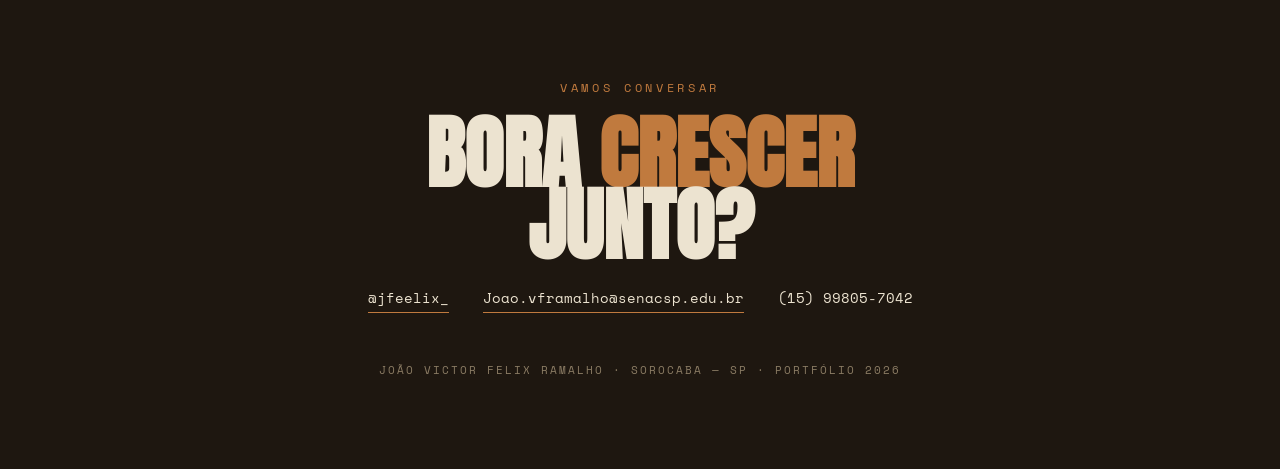
<file: index.html.html>
<!DOCTYPE html>
<html lang="pt-BR">
<head>
<meta charset="UTF-8">
<meta name="viewport" content="width=device-width, initial-scale=1.0">
<title>João Felix · Portfólio</title>

<!--
  =====================================================================
  GUIA RÁPIDO DE EDIÇÃO  (pode apagar este comentário depois)
  ---------------------------------------------------------------------
  • Cada projeto é um bloco <article class="case"> entre comentários
    "CASE 01", "CASE 02"... Para REORDENAR: recorte o bloco e cole onde
    quiser. Para ADICIONAR: copie um bloco .case e troque os textos.
  • As duas PEÇAS e os FRAMES dos vídeos já estão embutidos no arquivo.
  • Os VÍDEOS ficam na pasta "midia" ao lado deste arquivo — mantenha
    o HTML e a pasta "midia" sempre juntos.
  • Para TROCAR um placeholder pontilhado por imagem:
        <img class="shot" src="midia/arquivo.png" alt="descrição">
  • EXPORTAR PDF: Ctrl/Cmd + P -> "Salvar como PDF"
    (marque "Gráficos de plano de fundo"). Vídeo não aparece no PDF —
    nele fica o frame de capa.
  • Campos entre [colchetes] são pra você conferir/ajustar.
  =====================================================================
-->

<link rel="preconnect" href="https://fonts.googleapis.com">
<link rel="preconnect" href="https://fonts.gstatic.com" crossorigin>
<link href="https://fonts.googleapis.com/css2?family=Anton&family=Archivo:wght@400;500;600;700&family=Space+Mono:wght@400;700&display=swap" rel="stylesheet">

<style>
  :root{
    --asphalt:#1E1710; --asphalt-2:#2B2117;
    --paper:#ECE3D0; --paper-2:#E0D4BC;
    --concrete:#8B7C64; --ink:#241B10;
    --green:#C07A3E; --green-deep:#7E4A22; --line:#CBB99B;
    --display:'Anton',Impact,sans-serif;
    --body:'Archivo',system-ui,sans-serif;
    --mono:'Space Mono',monospace;
    --maxw:1060px;
  }
  *{ box-sizing:border-box; margin:0; padding:0; }
  html{ scroll-behavior:smooth; }
  body{ font-family:var(--body); background:var(--paper); color:var(--ink); line-height:1.55; -webkit-font-smoothing:antialiased; overflow-x:hidden; }
  body::before{ content:""; position:fixed; inset:0; z-index:0; pointer-events:none; opacity:.05; background-image:url("data:image/svg+xml,%3Csvg xmlns='http://www.w3.org/2000/svg' width='160' height='160'%3E%3Cfilter id='n'%3E%3CfeTurbulence type='fractalNoise' baseFrequency='0.9' numOctaves='2'/%3E%3C/filter%3E%3Crect width='100%25' height='100%25' filter='url(%23n)'/%3E%3C/svg%3E"); }
  .wrap{ width:100%; max-width:var(--maxw); margin:0 auto; padding:0 28px; position:relative; z-index:1; }

  .stamp{ font-family:var(--mono); font-size:.72rem; letter-spacing:.32em; text-transform:uppercase; color:var(--green-deep); display:inline-block; }

  .agency-intro{
    border-left:3px solid var(--green);
    padding-left:18px;
    margin:22px 0 28px;
    display:flex;
    flex-direction:column;
    gap:10px;
  }
  .agency-intro p{ margin:0; max-width:58ch; }

  .case__client-title{
    font-family:var(--display);
    font-size:clamp(1.5rem,3.5vw,2.2rem);
    text-transform:uppercase; line-height:1;
    margin:28px 0 10px; color:var(--ink); letter-spacing:.01em;
  }

  .video-links{ display:flex; flex-wrap:wrap; gap:12px; margin-top:18px; }
  .video-btn{
    display:inline-flex; align-items:center; gap:10px;
    font-family:var(--mono); font-size:.82rem; letter-spacing:.04em;
    color:var(--paper); background:var(--asphalt);
    border:2px solid var(--green); padding:12px 20px;
    border-radius:2px; text-decoration:none;
    transition:background .2s, color .2s;
  }
  .video-btn:hover{ background:var(--green); color:var(--paper); }
  .video-btn svg{ width:18px; height:18px; flex-shrink:0; }

  .site-box{
    display:flex; align-items:center; justify-content:space-between;
    gap:16px; margin-top:18px; padding:20px 24px;
    border:2px solid var(--line); border-radius:2px;
    background:var(--paper-2);
  }
  .site-box__info p{ font-family:var(--mono); font-size:.78rem; letter-spacing:.1em;
    text-transform:uppercase; color:var(--concrete); margin-bottom:6px; }
  .site-box__info strong{ font-size:1rem; font-family:var(--body); color:var(--ink); }
  .site-box__btn{
    flex-shrink:0; font-family:var(--mono); font-size:.8rem; letter-spacing:.04em;
    color:var(--paper); background:var(--green-deep); padding:11px 20px;
    border-radius:2px; text-decoration:none; white-space:nowrap;
    transition:background .2s;
  }
  .site-box__btn:hover{ background:var(--green); }

  .presentation-btn{
    display:inline-block;
    margin-top:14px;
    font-family:var(--mono);
    font-size:.82rem;
    letter-spacing:.06em;
    color:var(--paper);
    background:var(--green-deep);
    padding:10px 20px;
    border-radius:2px;
    text-decoration:none;
    transition:background .2s;
  }
  .presentation-btn:hover{ background:var(--green); }

  .fade-up{ opacity:0; transform:translateY(22px); transition:opacity .65s cubic-bezier(.22,1,.36,1), transform .65s cubic-bezier(.22,1,.36,1); }
  .fade-up.in{ opacity:1; transform:none; }
  .fade-left{ opacity:0; transform:translateX(-18px); transition:opacity .65s cubic-bezier(.22,1,.36,1), transform .65s cubic-bezier(.22,1,.36,1); }
  .fade-left.in{ opacity:1; transform:none; }
  .fade-scale{ opacity:0; transform:scale(.97); transition:opacity .6s cubic-bezier(.22,1,.36,1), transform .6s cubic-bezier(.22,1,.36,1); }
  .fade-scale.in{ opacity:1; transform:none; }
  .delay-1{ transition-delay:.12s; } .delay-2{ transition-delay:.24s; } .delay-3{ transition-delay:.36s; }
  .stamp--light{ color:var(--green); }

  .hero{ background:var(--asphalt); color:var(--paper); min-height:100vh; display:flex; align-items:center; position:relative; overflow:hidden; }
  .hero .wrap{ padding-top:80px; padding-bottom:80px; }
  .hero__eyebrow{ margin-bottom:26px; }
  .hero__name{ font-family:var(--display); font-size:clamp(3.4rem,13vw,9.5rem); line-height:.86; text-transform:uppercase; letter-spacing:-.01em; margin-bottom:8px; }
  .hero__name .grow{ color:var(--green); }
  .hero__role{ font-family:var(--mono); font-size:clamp(.8rem,2.4vw,1rem); letter-spacing:.12em; text-transform:uppercase; color:var(--concrete); margin-bottom:34px; }
  .hero__pitch{ font-size:clamp(1.1rem,2.6vw,1.5rem); max-width:30ch; font-weight:500; margin-bottom:42px; }
  .hero__pitch b{ color:var(--green); font-weight:700; }
  .hero__contact{ display:flex; flex-wrap:wrap; gap:8px 26px; font-family:var(--mono); font-size:.82rem; letter-spacing:.04em; color:var(--paper); }
  .hero__contact a{ color:var(--paper); text-decoration:none; border-bottom:1px solid var(--green); padding-bottom:2px; }
  .hero__contact a:hover{ color:var(--green); }
  .hero__sprout{ position:absolute; right:4%; bottom:0; width:clamp(150px,26vw,320px); height:auto; opacity:.95; }

  .section{ padding:96px 0; position:relative; }
  .sec-head{ margin-bottom:54px; }
  .sec-head h2{ font-family:var(--display); font-size:clamp(2.2rem,7vw,4.4rem); text-transform:uppercase; line-height:.92; letter-spacing:-.005em; }
  .sec-head .stamp{ display:block; margin-bottom:14px; }

  .about-grid{ display:grid; grid-template-columns:1.4fr 1fr; gap:54px; align-items:start; }
  .about-bio p{ font-size:1.12rem; margin-bottom:18px; max-width:46ch; }
  .about-bio p b{ color:var(--green-deep); }
  .skills-list{ list-style:none; }
  .skills-list li{ font-family:var(--mono); font-size:.86rem; letter-spacing:.02em; padding:11px 0; border-top:1px solid var(--line); display:flex; gap:12px; align-items:baseline; }
  .skills-list li::before{ content:"\25B8"; color:var(--green-deep); }
  .skills-list li:last-child{ border-bottom:1px solid var(--line); }

  .cases{ padding:40px 0 96px; }
  .case{ padding:64px 0; border-top:2px solid var(--ink); display:grid; grid-template-columns:88px 1fr; gap:0 34px; }
  .case__num{ font-family:var(--display); font-size:2.6rem; line-height:1; color:var(--green-deep); }
  .case__body{ min-width:0; }
  .case__eyebrow{ margin-bottom:12px; }
  .case__title{ font-family:var(--display); font-size:clamp(1.8rem,5vw,3rem); text-transform:uppercase; line-height:.95; margin-bottom:6px; }
  .case__role{ font-family:var(--mono); font-size:.82rem; letter-spacing:.06em; color:var(--concrete); margin-bottom:26px; }
  .case h4{ font-family:var(--mono); font-size:.74rem; letter-spacing:.2em; text-transform:uppercase; color:var(--green-deep); margin:26px 0 8px; }
  .case p{ max-width:62ch; margin-bottom:10px; }

  .metrics{ list-style:none; display:grid; grid-template-columns:repeat(auto-fit,minmax(150px,1fr)); gap:18px; margin:22px 0 6px; }
  .metric{ border-left:3px solid var(--green); padding-left:14px; }
  .metric .big{ font-family:var(--display); font-size:1.9rem; line-height:1; display:block; margin-bottom:4px; }
  .metric .lbl{ font-size:.86rem; color:var(--concrete); }

  .subproj{ border:1px solid var(--line); border-radius:2px; padding:24px; margin-top:22px; background:var(--paper-2); }
  .subproj .tag{ font-family:var(--mono); font-size:.7rem; letter-spacing:.16em; text-transform:uppercase; color:var(--green-deep); border:1px solid var(--green-deep); padding:3px 8px; border-radius:2px; display:inline-block; margin-bottom:12px; }
  .subproj h5{ font-family:var(--display); font-size:1.4rem; text-transform:uppercase; margin-bottom:10px; }

  .gallery{ display:grid; grid-template-columns:repeat(auto-fit,minmax(200px,1fr)); gap:14px; margin-top:22px; }
  .ph{ aspect-ratio:4/5; border:2px dashed var(--concrete); border-radius:2px; display:flex; align-items:center; justify-content:center; text-align:center; font-family:var(--mono); font-size:.74rem; color:var(--concrete); padding:16px; background:rgba(0,0,0,.02); }
  .ph.wide{ aspect-ratio:16/9; }
  .shot{ width:100%; height:100%; object-fit:cover; border-radius:2px; display:block; }
  img.shot{ aspect-ratio:4/5; }
  .fullshot{ width:100%; height:auto; display:block; border-radius:2px; margin-top:14px; }

  .videos{ display:grid; grid-template-columns:repeat(auto-fit,minmax(260px,1fr)); gap:14px; margin-top:14px; }
  .videos video{ width:100%; border-radius:2px; display:block; background:#000; }
  .vcap{ font-family:var(--mono); font-size:.7rem; letter-spacing:.04em; color:var(--concrete); margin-top:6px; }

  .links{ margin-top:18px; }
  .links a{ font-family:var(--mono); font-size:.8rem; letter-spacing:.04em; color:var(--ink); text-decoration:none; border-bottom:2px solid var(--green); }
  .links a:hover{ color:var(--green-deep); }

  .contact{ background:var(--asphalt); color:var(--paper); padding:90px 0; text-align:center; }
  .contact h2{ font-family:var(--display); font-size:clamp(2.4rem,8vw,5rem); text-transform:uppercase; line-height:.9; margin-bottom:26px; }
  .contact h2 .grow{ color:var(--green); }
  .contact__links{ display:flex; flex-wrap:wrap; justify-content:center; gap:14px 34px; font-family:var(--mono); font-size:.9rem; }
  .contact__links a{ color:var(--paper); text-decoration:none; border-bottom:1px solid var(--green); padding-bottom:3px; }
  .contact__links a:hover{ color:var(--green); }
  .foot{ margin-top:48px; font-family:var(--mono); font-size:.7rem; letter-spacing:.18em; color:var(--concrete); text-transform:uppercase; }

  .reveal{ opacity:0; transform:translateY(18px); transition:opacity .7s ease, transform .7s ease; }
  .reveal.in{ opacity:1; transform:none; }
  @keyframes sway{ 0%,100%{ transform:rotate(-1.5deg);} 50%{ transform:rotate(1.5deg);} }
  .leaf{ transform-origin:bottom center; animation:sway 5s ease-in-out infinite; }

  @media (max-width:720px){
    .about-grid{ grid-template-columns:1fr; gap:32px; }
    .case{ grid-template-columns:1fr; gap:0; }
    .case__num{ margin-bottom:6px; }
    .hero__sprout{ opacity:.4; right:-30px; }
  }
  @media (prefers-reduced-motion: reduce){
    .reveal{ opacity:1; transform:none; transition:none; }
    .leaf{ animation:none; }
    html{ scroll-behavior:auto; }
  }
  @media print{
    @page{ margin:14mm; }
    *{ -webkit-print-color-adjust:exact !important; print-color-adjust:exact !important; }
    body::before{ display:none; }
    .hero{ min-height:auto; padding:30px 0; }
    .section,.cases,.contact{ padding:30px 0; }
    .reveal{ opacity:1; transform:none; }
    .leaf{ animation:none; }
    .case,.subproj{ break-inside:avoid; }
  }
</style>
</head>
<body>

<!-- ============================== HERO ============================== -->
<header class="hero">
  <div class="wrap">
    <span class="stamp stamp--light hero__eyebrow">Portfólio · 2026 · Sorocaba — SP</span>
    <h1 class="hero__name">João <span class="grow">Felix</span></h1>
    <p class="hero__role">Atendimento · Estratégia · Branding · Conteúdo · Web</p>
    <p class="hero__pitch">Publicidade que <b>sai do papel e dá resultado</b>. Do atendimento à direção de arte e ao código.</p>
    <div class="hero__contact">
      <a href="https://instagram.com/jfeelix_" target="_blank" rel="noopener">@jfeelix_</a>
      <a href="mailto:Joao.vframalho@senacsp.edu.br">Joao.vframalho@senacsp.edu.br</a>
      <span>(15) 99805-7042</span>
    </div>
  </div>
  <svg class="hero__sprout" viewBox="0 0 200 220" fill="none" xmlns="http://www.w3.org/2000/svg" aria-hidden="true">
    <rect x="0" y="180" width="200" height="40" fill="#2B2117"/>
    <path d="M88 180 L96 150 L86 138 L100 120 L92 105" stroke="#4a3a28" stroke-width="3" fill="none" stroke-linejoin="round"/>
    <path d="M100 182 C100 150 98 120 100 96" stroke="#C07A3E" stroke-width="6" stroke-linecap="round"/>
    <g class="leaf">
      <path d="M100 120 C76 116 60 96 64 74 C90 76 106 96 100 120 Z" fill="#C07A3E"/>
      <path d="M100 104 C124 98 142 76 138 54 C112 58 96 80 100 104 Z" fill="#9C5A2A"/>
      <path d="M100 96 C100 80 102 66 110 52 C112 70 108 86 100 96 Z" fill="#D69A55"/>
    </g>
  </svg>
</header>

<!-- ============================== SOBRE ============================== -->
<section class="section" id="sobre">
  <div class="wrap">
    <div class="about-grid">
      <div class="about-bio reveal">
        <span class="stamp" style="margin-bottom:14px;">Sobre</span>
        <p>Estudante de <b>Publicidade e Propaganda no SENAC</b>, criador de conteúdo e apaixonado por resolver problemas reais com comunicação. Baseado em Sorocaba.</p>
        <p>Atuo em toda a régua de uma campanha: <b>prospecção e atendimento</b>, estratégia, direção de arte, copy e desenvolvimento web. Tenho marca própria, a orgâniCo, e já entreguei resultado concreto para clientes reais.</p>
        <p>Meu foco é simples: transformar a dor de um negócio em estratégia, e a estratégia em peça que entra no ar e gera resultado.</p>
      </div>
      <div class="reveal">
        <span class="stamp" style="margin-bottom:14px;">O que eu faço</span>
        <ul class="skills-list">
          <li>Atendimento &amp; prospecção de clientes</li>
          <li>Estratégia e planejamento de campanha</li>
          <li>Branding &amp; identidade visual</li>
          <li>Copywriting</li>
          <li>Social media e calendário de conteúdo</li>
          <li>Roteiro &amp; podcast</li>
          <li>Direção de arte</li>
          <li>Web · HTML · CSS · JS</li>
        </ul>
      </div>
    </div>
  </div>
</section>

<!-- ============================== CASES ============================== -->
<section class="cases" id="trabalhos">
  <div class="wrap">
    <div class="sec-head reveal">
      <span class="stamp">Projetos selecionados</span>
      <h2>Trabalhos</h2>
    </div>

    <!-- ============ CASE 01 — JAGUARETÊ / NAMATA ============ -->
    <article class="case reveal">
      <div class="case__num">01</div>
      <div class="case__body">
        <span class="stamp case__eyebrow">Atendimento · Prospecção · Estratégia</span>
        <h3 class="case__title">Jaguaretê · Agência</h3>
        <p class="case__role">Criação da agência · Atendimento ao cliente</p>

        <img class="fullshot" src="img/img-01.jpg" alt="Logo da agência Jaguaretê&amp;Co">
        <img class="fullshot" src="img/img-02.jpg" alt="Quem somos — Jaguaretê&amp;Co">

        <div class="agency-intro">
          <p>A <b>Jaguaretê&amp;Co.</b> é uma agência de publicidade criada por alunos do SENAC, com raízes brasileiras e visão global. O nome vem do tupi-guarani: a onça-pintada, símbolo de força, instinto e singularidade.</p>
          <p>Dentro da agência, atuei como <b>responsável pelo atendimento</b>, ocupando a linha de frente da relação com o cliente: da prospecção à gestão do briefing, passando por cada etapa até a entrega final.</p>
        </div>

        <h3 class="case__client-title">O cliente: Namata</h3>
        <p>Prospectei e trouxe o <b>Namata</b>, bar e restaurante em Sorocaba com mais de <b>35 mil seguidores</b> no Instagram, como cliente da Jaguaretê. Conduzi toda a relação comercial com o cliente do início ao fim.</p>
        <img class="fullshot" src="img/img-03.jpg" alt="Logo Na Mata Bar e Restaurante" style="max-width:170px; margin:14px auto 0; display:block;">
        <img class="fullshot" src="img/img-04.jpg" alt="Perfil do Na Mata no Instagram" style="max-width:760px;">

        <h4>A dor do cliente</h4>
        <p>O Namata enfrentava um desafio comum na gastronomia: <b>casas vazias de terça a quinta</b>. A missão era clara: criar ações que justificassem a saída do público no meio da semana. Desenvolvemos duas campanhas com identidades próprias para resolver exatamente isso.</p>

        <!-- Campanha 1 -->
        <div class="subproj">
          <span class="tag">Campanha 01 · Quarta-feira</span>
          <h5>Quarta-feira Delas</h5>
          <p>Uma noite reservada ao público feminino — “Confraternização das Amigas” —, com reserva antecipada individual ou em grupo. O ingresso saía por <b>R$70/pessoa</b> e incluía a taça e um kit completo: mais de 20 cores para personalizar a taça, selante de acabamento, kit de pincéis, pano de limpeza e sacola ecológica para levar tudo sem sujar roupa ou carro.</p>
          <ul class="metrics">
            <li class="metric"><span class="big">R$13.500</span><span class="lbl">faturamento na noite (quarta comum: R$0 a R$1.500)</span></li>
            <li class="metric"><span class="big">65%</span><span class="lbl">clientes novos, que nunca tinham ido ao Namata</span></li>
            <li class="metric"><span class="big">6</span><span class="lbl">avaliações 5★ espontâneas no Google</span></li>
            <li class="metric"><span class="big">100%</span><span class="lbl">satisfação em ambiente, atendimento, estrutura e kit</span></li>
          </ul>
          <p style="margin-top:14px;">A repercussão nas redes sociais gerou novos leads organicamente. A campanha <b>segue ativa, crescendo a cada edição</b> e consolidando o Namata como referência de experiência para o público feminino na cidade.</p>

          <div class="gallery">
            <img class="shot" src="img/img-05.png" alt="Peça Confraternização das Amigas — Quarta-feira Delas">
            <img class="shot" src="img/img-06.jpg" alt="Peça Uma noite só delas — Quarta-feira Delas">
          </div>

                    <div class="video-links">
            <a class="video-btn" href="https://www.instagram.com/reel/DQuHNK-DYhn/" target="_blank" rel="noopener">
              <svg viewBox="0 0 24 24" fill="none" stroke="currentColor" stroke-width="2" stroke-linecap="round" stroke-linejoin="round"><polygon points="5 3 19 12 5 21 5 3"/></svg>
              Ver vídeo 1 no Instagram
            </a>
            <a class="video-btn" href="https://www.instagram.com/reel/DRaj61Vjy3v/" target="_blank" rel="noopener">
              <svg viewBox="0 0 24 24" fill="none" stroke="currentColor" stroke-width="2" stroke-linecap="round" stroke-linejoin="round"><polygon points="5 3 19 12 5 21 5 3"/></svg>
              Ver vídeo 2 no Instagram
            </a>
          </div>
        </div>

        <!-- Campanha 2 -->
        <div class="subproj">
          <span class="tag">Campanha 02 · Ter–Qui</span>
          <h5>Esquenta da Copa</h5>
          <p>Com a Copa do Mundo se aproximando, identificamos uma oportunidade: transformar a semana que antecede o torneio em um evento por si só. De terça a quinta, o Namata exibiu as reprises dos <b>3 últimos títulos do Brasil em Copas</b>, criando um aquecimento emocional que atraiu público e gerou expectativa.</p>
          <p><b>Minha autoria:</b> a concepção e o desenvolvimento dessa campanha partiram inteiramente de mim. Fui responsável pela ideia, pelo roteiro, pela criação e edição dos vídeos e por toda a execução da estratégia de comunicação.</p>

          <h4 style="margin-top:18px;">Resultados</h4>
          <p>A divulgação orgânica e os vídeos do Esquenta <b>converteram diretamente em público nos jogos oficiais do Brasil</b>. No primeiro jogo da Seleção, o Namata estava lotado mesmo diante da forte concorrência da região. O público veio porque já conhecia o espaço: viu o ambiente preparado e o <b>telão</b>, que se tornou o grande diferencial do restaurante durante o torneio.</p>
          <ul class="metrics">
            <li class="metric"><span class="big">R$5–19 mil</span><span class="lbl">faturamento médio diário durante o Esquenta</span></li>
            <li class="metric"><span class="big">R$30 mil+</span><span class="lbl">por dia de jogo do Brasil, já na Copa</span></li>
          </ul>

          <div class="gallery" style="grid-template-columns:1fr;">
            <img class="fullshot" src="img/img-07.jpg" alt="Carrossel Reprises da Copa — Esquenta da Copa">
            <img class="fullshot" src="img/img-08.jpg" alt="Stories — Esquenta da Copa">
          </div>

          <h4 style="margin-top:22px;">E ainda: o site da Copa</h4>
          <p>Para ampliar o engajamento, desenvolvi um site dedicado à campanha: um hub onde o público acompanha os <b>jogos transmitidos no Namata</b> e as <b>pontuações ao vivo das seleções</b>. A plataforma manteve o restaurante presente na rotina digital dos clientes durante toda a Copa.</p>
          <div class="links">
            <a href="https://nacopa-namata.vercel.app/" target="_blank" rel="noopener">Acessar o site → nacopa-namata.vercel.app</a>
          </div>
          <div class="gallery" style="grid-template-columns:1fr;">
            <img class="fullshot" src="img/img-09.jpg" alt="Site da Copa do Mundo · Namata">
          </div>
                    <div class="site-box">
            <div class="site-box__info">
              <p>Acesse o site da campanha</p>
              <strong>nacopa-namata.vercel.app</strong>
            </div>
            <a class="site-box__btn" href="https://nacopa-namata.vercel.app/" target="_blank" rel="noopener">Acessar o site →</a>
          </div>
        </div>

        <h4>Calendário editorial da Copa</h4>
        <p>Para organizar a comunicação da Copa, montei um <b>calendário editorial no Notion</b>: banco de dados com data, arte (PNG), legenda, formato, plataforma e status, além de visões de <b>calendário, galeria, “A postar” e “Concluído”</b>. O cliente baixa a arte e posta sozinho, sem depender de ninguém.</p>
        <div class="gallery" style="grid-template-columns:1fr;">
          <img class="fullshot" src="img/img-10.jpg" alt="Capa do calendário editorial no Notion">
          <img class="fullshot" src="img/img-11.jpg" alt="Calendário de postagens da Copa no Notion">
        </div>

        <div class="links">
          <a href="https://www.instagram.com/namatasorocaba" target="_blank" rel="noopener">Instagram do cliente → @namatasorocaba</a>
        </div>
      </div>
    </article>

    <!-- ============ CASE 02 — orgâniCo ============ -->
    <article class="case reveal">
      <div class="case__num">02</div>
      <div class="case__body">
        <span class="stamp case__eyebrow">Branding · Identidade visual · Produto</span>
        <h3 class="case__title">orgâniCo</h3>
        <p class="case__role">Projeto pessoal em desenvolvimento</p>
        <p>A orgâniCo é um projeto pessoal em construção, com lançamento previsto para breve. É uma marca de streetwear brasileiro com raízes na cultura urbana, mas com uma proposta que vai muito além da roupa.</p>
        <p>O diferencial está no detalhe: todas as peças chegarão em <b>embalagens sustentáveis ou reutilizáveis</b>, sem desperdício. E em cada pedido, um <b>envelope com sementes de plantas</b> acompanha um panfleto ensinando a cultivar. Quem compra uma orgâniCo não leva só roupa. Leva algo vivo pra casa.</p>
        <p>O posicionamento é na <b>cultura urbana, na periferia e na autenticidade de rua</b>. Todo o conceito, identidade visual, paleta e sistema de marca foram desenvolvidos por mim, do zero.</p>
        <h4>Identidade &amp; Mockup</h4>
        <div style="display:grid; grid-template-columns:1fr 1fr; gap:14px; margin-top:14px; align-items:start;">
          <img class="fullshot" src="img/img-12.jpg" alt="Logo orgâniCo" style="background:#fff; padding:18px; border-radius:2px;">
          <img class="fullshot" src="img/img-13.jpg" alt="Mockup da camiseta oversized orgâniCo">
        </div>
        <h4>Estudos de design para coleções</h4>
        <div style="display:grid; grid-template-columns:auto 1fr; gap:14px; margin-top:14px; align-items:start;">
          <img src="img/img-14.jpg" alt="Designs de camisetas orgâniCo" style="height:380px; width:auto; object-fit:cover; border-radius:2px; display:block;">
          <img src="img/img-15.jpg" alt="Designs de camisetas orgâniCo" style="width:100%; height:380px; object-fit:cover; border-radius:2px; display:block;">
        </div>
      </div>
    </article>

    <!-- ============ CASE 03 — SSL (Semana Senac de Leitura) ============ -->
    <article class="case reveal">
      <div class="case__num">03</div>
      <div class="case__body">
        <span class="stamp case__eyebrow">Pesquisa · Roteiro · Filmagem · Design · Podcast</span>
        <h3 class="case__title">SSL · Semana Senac de Leitura</h3>
        <p class="case__role">11ª Edição · Projeto com o SENAC · "Brasil com S"</p>

        <img class="fullshot" src="img/img-16.jpg" alt="Capa da 11ª Semana Senac de Leitura" style="max-width:340px; margin:14px auto; display:block;">

        <p>Projeto multidisciplinar desenvolvido dentro da <b>11ª edição da Semana Senac de Leitura</b>, com o tema <b>"Brasil com S: Raízes e Saberes"</b>. A proposta foi mergulhar nas regiões do país por meio de pesquisa, conteúdo audiovisual, design e podcast, celebrando a diversidade cultural brasileira em palavras e imagens.</p>

        <h4>Minha contribuição</h4>
        <p>Fui responsável pela <b>pesquisa aprofundada sobre a Região Sul</b>, cobrindo identidade, cultura e saberes dos três estados. Escrevi o <b>roteiro dos vídeos</b> e participei diretamente das <b>filmagens</b>. No podcast, atuei tanto no <b>desenvolvimento do roteiro quanto na gravação</b> dos episódios, publicados no Spotify. Também colaborei na <b>criação do design de marca do projeto</b> e no desenvolvimento das <b>páginas visuais</b> que compõem a identidade visual da publicação.</p>

        <h4>Design de marca e páginas</h4>
        <img class="fullshot" src="img/img-17.jpg" alt="Design de marca e páginas visuais · SSL">

        <h4>Podcast no Spotify</h4>
        <a href="https://open.spotify.com/show/44yTIeB0pZeUWQZuPdB0HI" target="_blank" rel="noopener" class="video-btn" style="margin-top:10px; display:inline-flex;">
          <svg viewBox="0 0 24 24" fill="currentColor" style="width:18px;height:18px;flex-shrink:0;"><path d="M12 2C6.477 2 2 6.477 2 12s4.477 10 10 10 10-4.477 10-10S17.523 2 12 2zm4.586 14.424a.623.623 0 01-.857.207c-2.348-1.435-5.304-1.76-8.785-.964a.623.623 0 11-.277-1.215c3.809-.87 7.076-.496 9.712 1.115.294.18.387.563.207.857zm1.223-2.722a.78.78 0 01-1.072.257C14.14 12.24 10.388 11.7 7.667 12.5a.78.78 0 01-.96-.52.781.781 0 01.52-.96c3.098-.94 6.95-.484 9.576 1.109a.78.78 0 01.006 1.573zm.105-2.835C15.012 9.006 9.52 8.823 6.778 9.65a.937.937 0 11-.543-1.794c3.144-.953 8.37-.768 11.67 1.348a.937.937 0 01-1.09 1.663z"/></svg>
          Ouvir no Spotify → Brasil com S
        </a>

        <h4>Pesquisa · Região Sul</h4>
        <p>A apresentação completa com a pesquisa sobre a Região Sul, incluindo cultura, história e identidade dos três estados, está disponível abaixo.</p>
        <a href="https://canva.link/xaycxfm7rww5xad" target="_blank" rel="noopener" class="presentation-btn">Ver apresentação completa →</a>
        <img class="fullshot" src="img/img-18.jpg" alt="Capa da apresentação · Região Sul" style="margin-top:14px;">
      </div>
    </article>

    <!-- ============ CASE 04 — Café com Publis ============ -->
    <article class="case reveal">
      <div class="case__num">04</div>
      <div class="case__body">
        <span class="stamp case__eyebrow">Web · Desenvolvimento</span>
        <h3 class="case__title">Site · Café com Publis</h3>
        <p class="case__role">Design + código · HTML · CSS · JS</p>
        <p>Desenvolvido como <b>demonstração prática de criação com HTML e CSS puro</b>, o site do Café com Publis, projeto da turma de Publicidade e Propaganda do SENAC Sorocaba, foi estruturado do zero: design responsivo, tipografia criteriosamente pareada e layout que comunica antes mesmo de o usuário ler uma linha.</p>
        <div class="gallery" style="grid-template-columns:1fr;">
          <img class="fullshot" src="img/img-19.jpg" alt="Print do site Café com Publis">
        </div>
      </div>
    </article>

    <!-- ============ CASE 05 — Calendário editorial (Notion) ============
         REMOVIDO: o calendário editorial agora faz parte do CASE 01 (Namata),
         como "Calendário editorial da Copa".
    -->

    <!-- ====================================================================
         PARA ADICIONAR UM NOVO PROJETO: copie o bloco abaixo, cole acima
         deste comentário e preencha.
    =====================================================================
    <article class="case">
      <div class="case__num">05</div>
      <div class="case__body">
        <span class="stamp case__eyebrow">Categoria · Categoria</span>
        <h3 class="case__title">Nome do projeto</h3>
        <p class="case__role">Seu papel</p>
        <p>Descrição: contexto, o que você fez e o resultado.</p>
        <div class="gallery">
          <div class="ph">Imagem 1</div>
          <div class="ph">Imagem 2</div>
        </div>
      </div>
    </article>
    -->

  </div>
</section>

<!-- ============================== CONTATO ============================== -->
<footer class="contact" id="contato">
  <div class="wrap">
    <span class="stamp stamp--light" style="margin-bottom:20px;">Vamos conversar</span>
    <h2>Bora <span class="grow">crescer</span><br>junto?</h2>
    <div class="contact__links">
      <a href="https://instagram.com/jfeelix_" target="_blank" rel="noopener">@jfeelix_</a>
      <a href="mailto:Joao.vframalho@senacsp.edu.br">Joao.vframalho@senacsp.edu.br</a>
      <span>(15) 99805-7042</span>
    </div>
    <p class="foot">João Victor Felix Ramalho · Sorocaba — SP · Portfólio 2026</p>
  </div>
</footer>

<script>
  const obsOpts = { threshold:.1, rootMargin:'0px 0px -40px 0px' };
  const obs = new IntersectionObserver((entries)=>{
    entries.forEach(e=>{ if(e.isIntersecting){ e.target.classList.add('in'); obs.unobserve(e.target); } });
  }, obsOpts);
  document.querySelectorAll('.reveal').forEach(el=>obs.observe(el));

  // Anima métricas em cascata
  document.querySelectorAll('.metric').forEach((el,i)=>{
    el.classList.add('fade-up');
    if(i%3===1) el.classList.add('delay-1');
    if(i%3===2) el.classList.add('delay-2');
    obs.observe(el);
  });
  // Anima subprojetos com escala sutil
  document.querySelectorAll('.subproj').forEach(el=>{ el.classList.add('fade-scale'); obs.observe(el); });
  // Anima títulos h4 da esquerda
  document.querySelectorAll('.case h4, .case__client-title').forEach((el,i)=>{
    el.classList.add('fade-left');
    if(i%2===1) el.classList.add('delay-1');
    obs.observe(el);
  });
  // Anima imagens e vídeos
  document.querySelectorAll('.fullshot, video, .shot').forEach((el,i)=>{
    el.classList.add('fade-up');
    if(i%2===1) el.classList.add('delay-1');
    obs.observe(el);
  });
</script>
</body>
</html>
</file>
<file: styles.css>
:root {
  --ink:#171512; --ink2:#2a2420; --bone:#fffbd6; --mute:#b9b29c; --line:#3d3731;
  --blue:#fffbd6; --blue-soft:#fffbd6;
  --red:#a82e28; --brown:#8b4a2b; --taupe:#8e8381; --maroon:#522a27; --blush:#e8dad5;
  --display:"Bricolage Grotesque",system-ui,sans-serif; --body:"Instrument Sans",system-ui,sans-serif;
  --pad:clamp(1.25rem,4vw,3.5rem);
}
*{box-sizing:border-box;margin:0}
html{scroll-behavior:smooth;scroll-padding-top:7.5rem}
body{background:var(--ink);color:var(--bone);font:400 1.0625rem/1.6 var(--body);overflow-x:hidden}
img{max-width:100%;display:block}
a{color:inherit}
:focus-visible{outline:3px solid var(--blue-soft);outline-offset:3px}
.sr{position:absolute;width:1px;height:1px;overflow:hidden;clip:rect(0 0 0 0)}
.skip{position:absolute;left:1rem;top:-4rem;background:var(--bone);color:var(--ink);padding:.6rem 1rem;z-index:99}
.skip:focus{top:1rem}

.top{position:sticky;top:0;z-index:20}
.bar{position:relative;display:flex;justify-content:space-between;align-items:center;padding:1rem var(--pad);background:rgba(23,21,18,.95);backdrop-filter:blur(10px);border-bottom:1px solid var(--line)}
.logo{font:800 1.25rem var(--display);text-decoration:none}
.bar nav{display:flex;gap:clamp(1rem,3vw,2rem)}
.bar nav a{text-decoration:none;padding:.4rem 0;background:linear-gradient(var(--blue-soft),var(--blue-soft)) 0 100%/0 2px no-repeat;transition:background-size .25s}
.bar nav a:hover{background-size:100% 2px}

/* Botão Voltar ao Hub */
.btn-hub{
  display:inline-flex;
  align-items:center;
  gap:.4rem;
  padding:.5rem 1.25rem;
  border-radius:999px;
  border:1px solid rgba(255,255,255,0.8);
  background:transparent;
  color:var(--bone);
  text-decoration:none;
  font-weight:700;
  font-size:.85rem;
  letter-spacing:.03em;
  text-transform:uppercase;
  transition:all .2s ease;
}
.btn-hub:hover{
  background:var(--bone);
  color:var(--ink);
  border-color:var(--bone);
}

/* hero */
.hero{padding:clamp(2.5rem,7vw,6rem) var(--pad) 2rem}
.meta{color:var(--mute);font-size:.95rem}
h1{font:800 clamp(3.2rem,15vw,13rem)/.86 var(--display);letter-spacing:-.045em;margin:1.5rem 0 2.5rem;animation:rise .9s cubic-bezier(.2,.7,.2,1) both}
h1 span{display:inline-block}
h1 .dot{color:var(--bone)}
h1 .amp{font-weight:400;font-style:italic;color:var(--mute)}
@keyframes rise{from{opacity:0;transform:translateY(.12em)}}
.hero-foot{display:flex;flex-wrap:wrap;gap:1.5rem 3rem;align-items:flex-end;justify-content:space-between;max-width:70rem}
.lead{max-width:34rem;font-size:1.25rem;line-height:1.5}
.btn,.btn-line{display:inline-flex;align-items:center;gap:.6rem;text-decoration:none;font-weight:600;padding:.95rem 1.5rem;border-radius:999px;border:2px solid var(--blue);background:var(--blue);color:var(--ink);cursor:pointer;font-family:inherit;font-size:1rem;transition:transform .2s,background .2s,color .2s}
.btn:hover{transform:translateY(-3px);background:transparent;border-color:var(--bone);color:var(--bone)}
.btn:active{transform:translateY(0)}
.btn-line{background:transparent;color:var(--bone);border-color:var(--bone)}
.btn-line:hover{background:var(--bone);color:var(--ink);transform:translateY(-3px)}
.cases-index{list-style:none;padding:0;margin-top:2rem;border-top:1px solid var(--line)}
.cases-index a{display:flex;justify-content:space-between;gap:1rem;padding:1rem 0;border-bottom:1px solid var(--line);text-decoration:none;font:600 clamp(1.2rem,3vw,1.8rem) var(--display);transition:padding .25s,color .25s}
.cases-index a:hover{padding-left:1rem;color:var(--blue-soft)}
.cases-index small{font:400 .95rem var(--body);color:var(--mute);align-self:center}

/* cliente */
.cliente{padding:clamp(3rem,8vw,7rem) var(--pad) 0;border-top:1px solid var(--line)}
.cliente-head{display:grid;grid-template-columns:1fr;gap:1rem;margin-bottom:3rem}
.cliente-head h3{font:800 clamp(3rem,11vw,9rem)/.9 var(--display);letter-spacing:-.04em}
.cliente-head p{max-width:32rem;color:var(--mute);font-size:1.15rem}
@media(min-width:900px){.cliente-head{grid-template-columns:1.4fr 1fr;align-items:end}}

/* case e layout em colunas ajustado */
.case{display:grid;gap:2rem;padding:3rem 0 4rem;border-top:1px solid var(--line);opacity:0;transform:translateY(24px);transition:opacity .7s,transform .7s}
.case.in{opacity:1;transform:none}

.capa{aspect-ratio:4/5;background:var(--ink2);border-radius:6px;overflow:hidden;display:grid;place-items:center;text-align:center;padding:1.5rem;color:var(--mute);font-size:.95rem}
.capa img{width:100%;height:100%;object-fit:cover;transition:transform .6s}
.case:hover .capa img{transform:scale(1.03)}
.capa b{display:block;color:var(--bone);font-family:var(--display);font-size:1.6rem;margin-bottom:.4rem}

.case-info{display:flex;flex-direction:column;gap:1.5rem}

.case h4{font:800 clamp(2.2rem,6vw,4.5rem)/.95 var(--display);letter-spacing:-.03em;margin:1rem 0}
.case .cli{color:var(--blue-soft);font-weight:600}
.case .desc{font-size:1.2rem;max-width:34rem;margin-bottom:0}
.acoes{display:flex;flex-wrap:wrap;gap:.8rem}

@media(min-width:900px){
  .case{grid-template-columns:minmax(0,5fr) minmax(0,6fr);gap:4rem;align-items:start}
  .case:nth-of-type(even) .capa{order:2}
}

/* detalhes expansíveis alinhados abaixo dos botões */
.detalhes{display:none;flex-direction:column;gap:2.5rem;padding-top:1rem;width:100%}
.detalhes.open{display:flex;animation:rise .5s both}

.blocos{display:grid;gap:2rem}
.bloco h5{font:600 1.1rem var(--display);color:var(--blue-soft);margin-bottom:.5rem}
.bloco p,.bloco li{max-width:42rem}
.bloco ul{padding-left:1.1rem}
.vazio{color:var(--mute);font-style:italic}

.res h5{font:800 clamp(1.6rem,4vw,2.4rem) var(--display);margin-bottom:1rem;color:var(--bone)}
.res-grid{display:grid;grid-template-columns:repeat(auto-fit,minmax(11rem,1fr));gap:1px;background:var(--line);border:1px solid var(--line)}
.res-item{background:var(--ink);padding:1.25rem}
.res-item dt{color:var(--mute);font-size:.95rem}
.res-item dd{margin:0}
.res-item .v{font:800 2.4rem/1.1 var(--display)}
.res-item .v.off{color:var(--line)}
.res-item small{display:block;color:var(--mute);margin-top:.4rem;font-size:.85rem}
.res-msg{margin-top:.8rem;color:var(--mute)}

/* sobre / contato / footer */
.sobre{display:grid;gap:2rem;padding:clamp(4rem,9vw,8rem) var(--pad);border-top:1px solid var(--line);background:var(--bone);color:var(--ink)}
.sobre h2{font:800 clamp(2.4rem,7vw,6rem)/.95 var(--display);letter-spacing:-.035em}
.sobre p+p{margin-top:1rem}
@media(min-width:900px){.sobre{grid-template-columns:1.3fr 1fr;align-items:end}}
.contato{padding:clamp(4rem,9vw,8rem) var(--pad)}
.contato h2{font:800 clamp(3rem,12vw,10rem)/.9 var(--display);letter-spacing:-.045em;margin-bottom:2.5rem}
.links{display:flex;flex-wrap:wrap;gap:.8rem}
footer{display:flex;flex-wrap:wrap;gap:.8rem 2rem;justify-content:space-between;padding:1.5rem var(--pad);border-top:1px solid var(--line);color:var(--mute);font-size:.95rem}

/* modal */
dialog{border:0;padding:0;background:transparent;color:var(--bone);width:min(34rem,calc(100vw - 2rem));max-height:calc(100dvh - 2rem);margin:auto;overflow:visible}
dialog::backdrop{background:rgba(10,10,8,.78);backdrop-filter:blur(3px)}
dialog[open]{animation:rise .3s both}
.m-box{position:relative;background:var(--ink2);border:1px solid var(--line);border-radius:10px;padding:2rem;max-height:calc(100dvh - 2rem);overflow:auto}
.m-x{position:absolute;right:.8rem;top:.8rem;width:2.75rem;height:2.75rem;border-radius:50%;border:1px solid var(--line);background:none;color:var(--bone);font-size:1.6rem;cursor:pointer;transition:background .2s}
.m-x:hover{background:var(--bone);color:var(--ink)}
.m-cli{color:var(--blue-soft);font-weight:600}
dialog h2{font:800 2.2rem/1 var(--display);margin:.3rem 2.5rem 1rem 0}
#m-links{display:grid;gap:.7rem;margin-top:1.5rem}
#m-links .btn{text-align:center}

@media(max-width:768px){
  .bar{flex-wrap:wrap;gap:1rem}
  .bar nav{order:3;width:100%;justify-content:center}
  .m-box{padding:1.5rem}
}
@media(prefers-reduced-motion:reduce){*{animation:none!important;transition:none!important;scroll-behavior:auto!important}.case{opacity:1;transform:none}}

/* paleta do hub */
.hero{background:var(--red);--mute:#f3cfc4;--line:rgba(255,251,214,.35)}
.hero .btn{background:var(--bone);border-color:var(--bone);color:var(--red)}
.hero .btn:hover{background:transparent;color:var(--bone)}
h1 .dot{color:var(--bone)}
h1 .amp{color:var(--blush)}
.cases-index a:hover{color:var(--ink)}
.capa{border:0;color:var(--blush)}
.capa b{color:var(--bone)}
.case:nth-of-type(1) .capa{background:var(--brown)}
.case:nth-of-type(2) .capa{background:var(--taupe);color:var(--ink)}
.case:nth-of-type(2) .capa b{color:var(--ink)}
.case:nth-of-type(3) .capa{background:var(--maroon)}
.case .cli,.bloco h5{color:var(--blush)}
.sobre{background:var(--bone)}
.sobre h2{color:var(--red)}
.contato{background:var(--red);--line:rgba(255,251,214,.35)}
.contato .btn-line:hover{color:var(--red)}
footer{background:var(--ink)}
</file>
